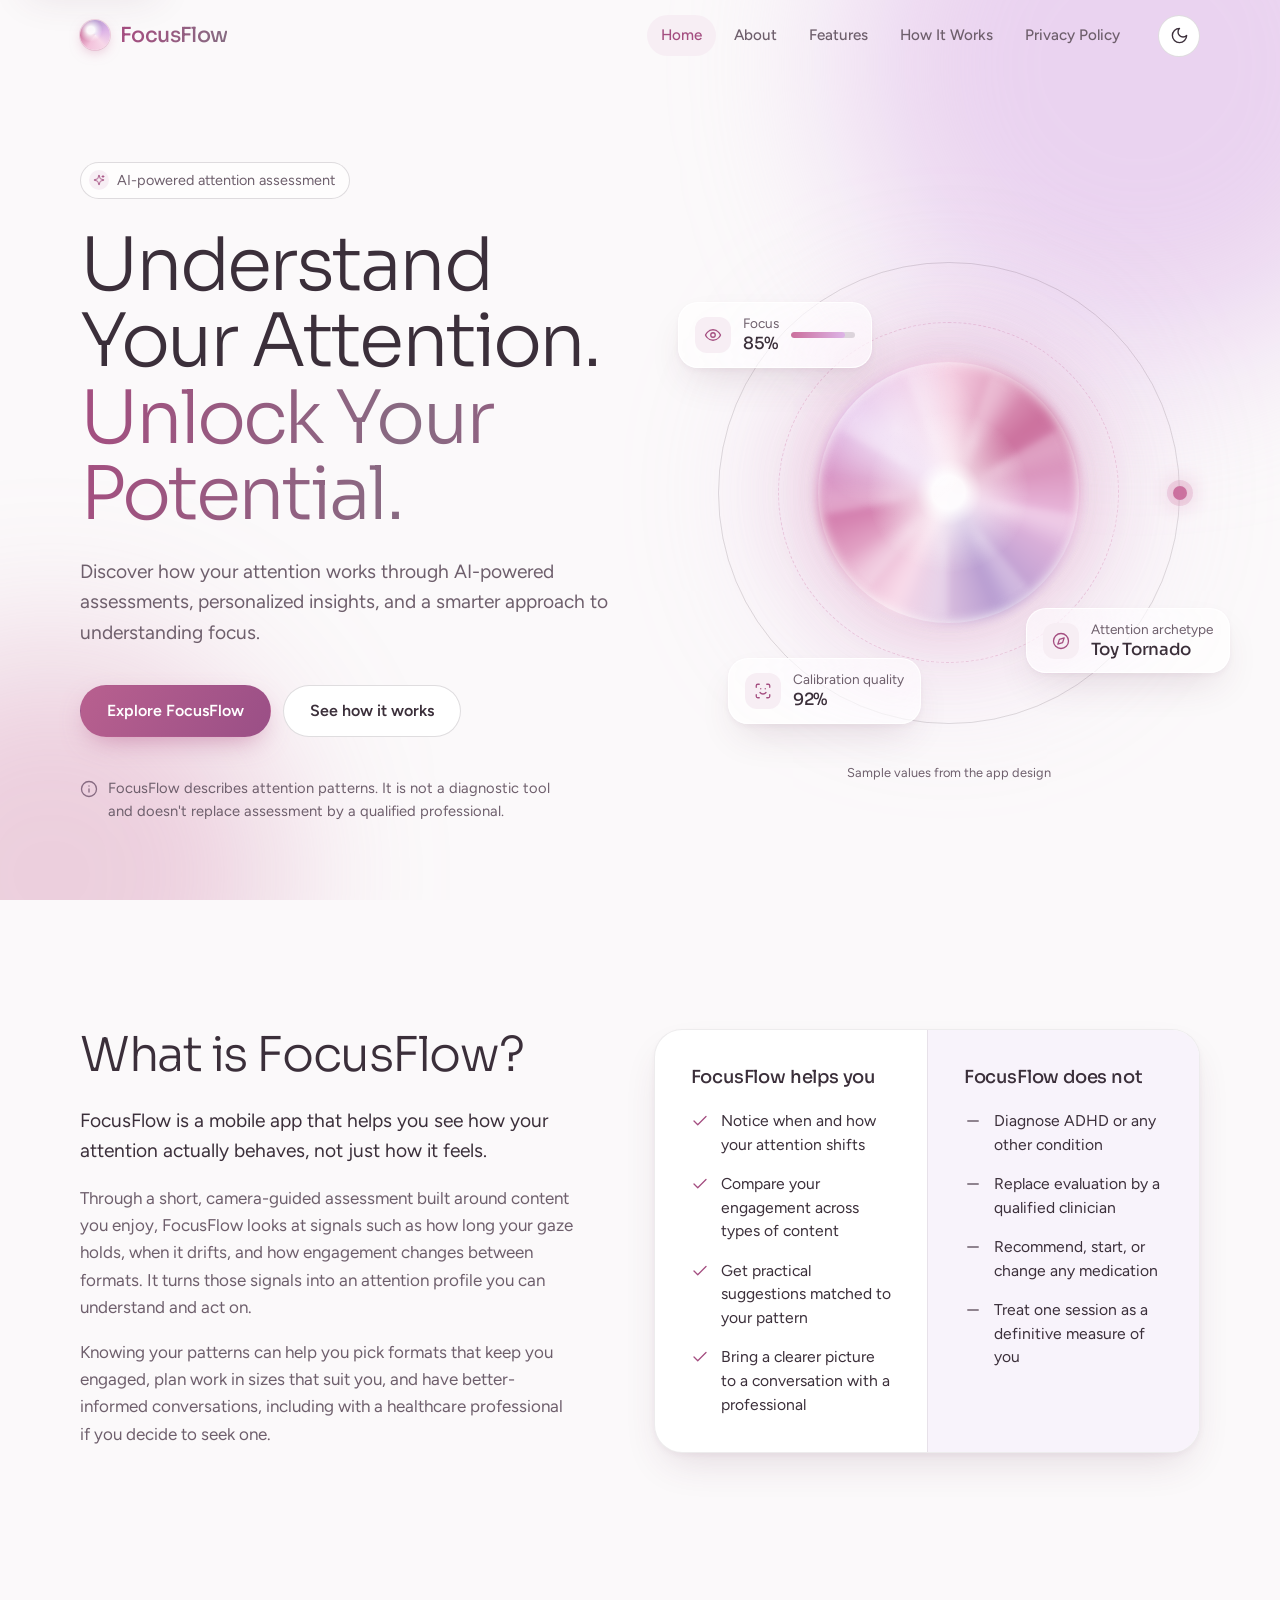
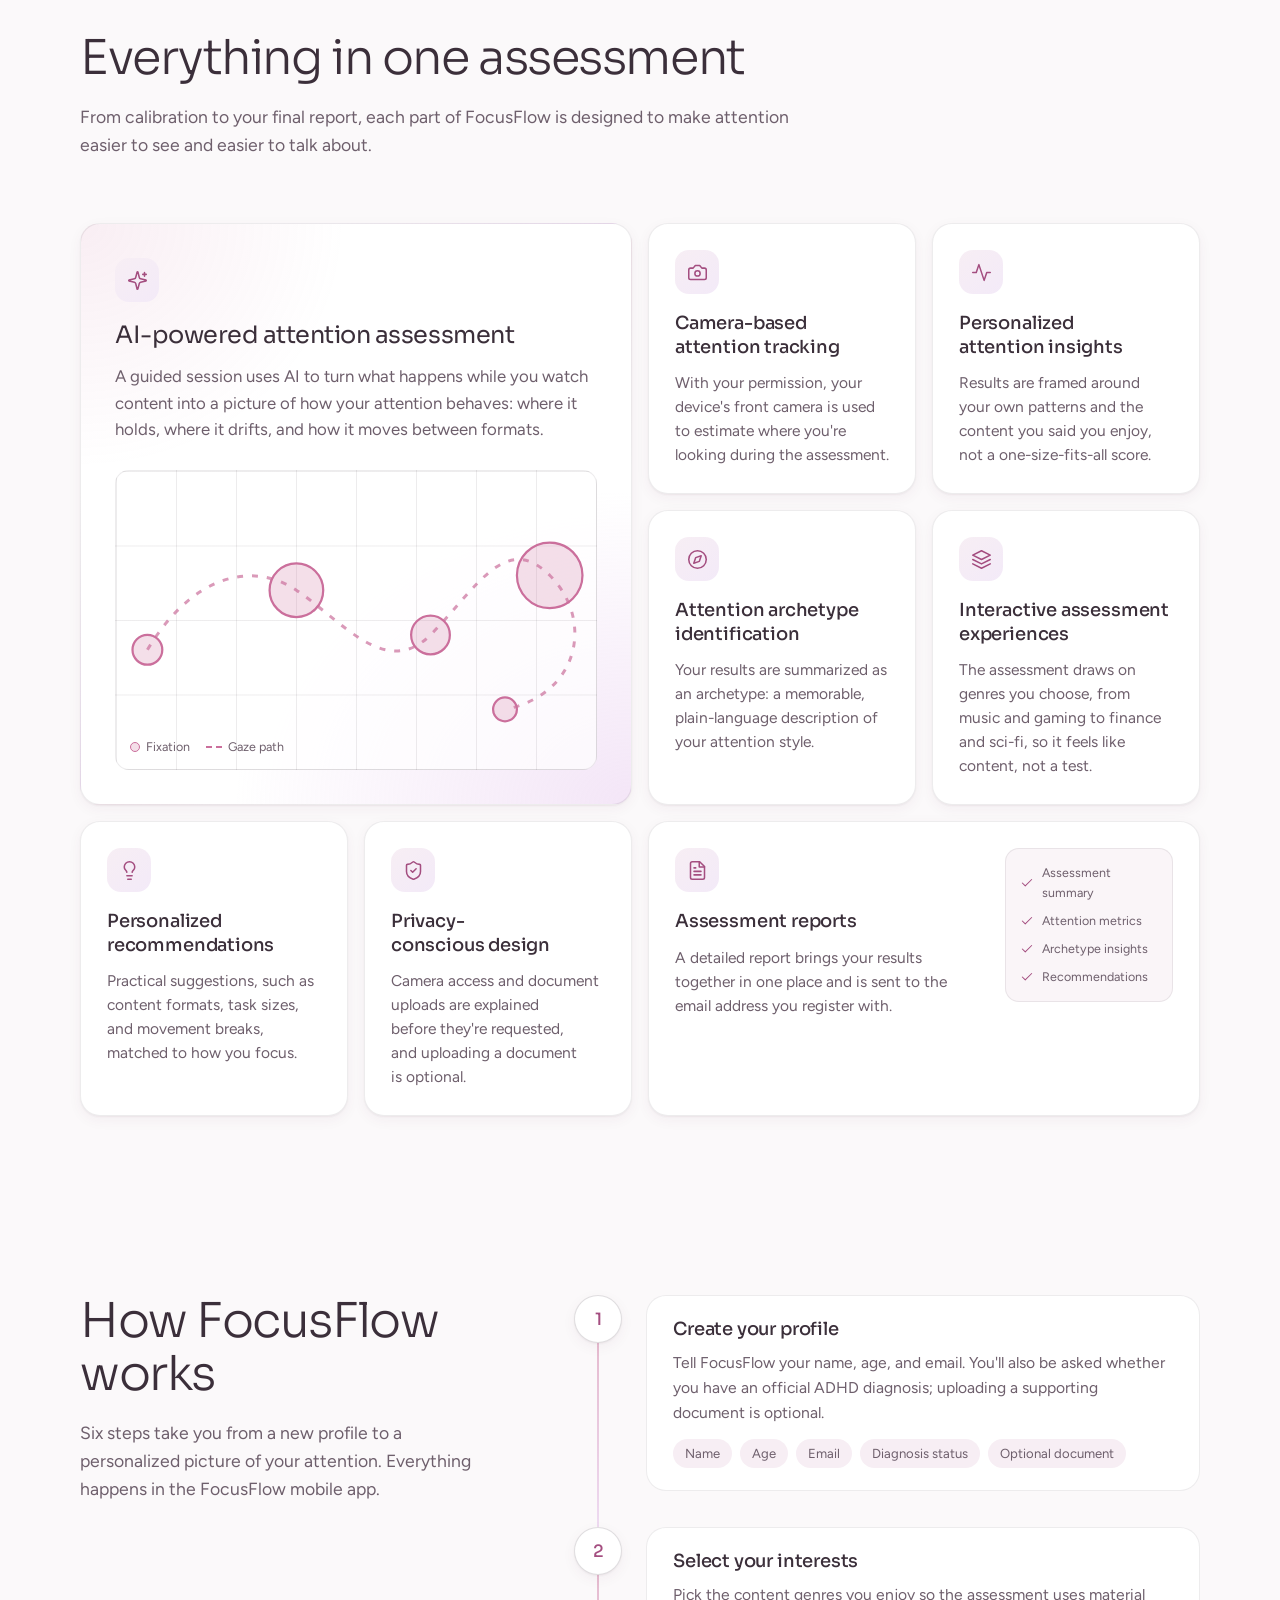
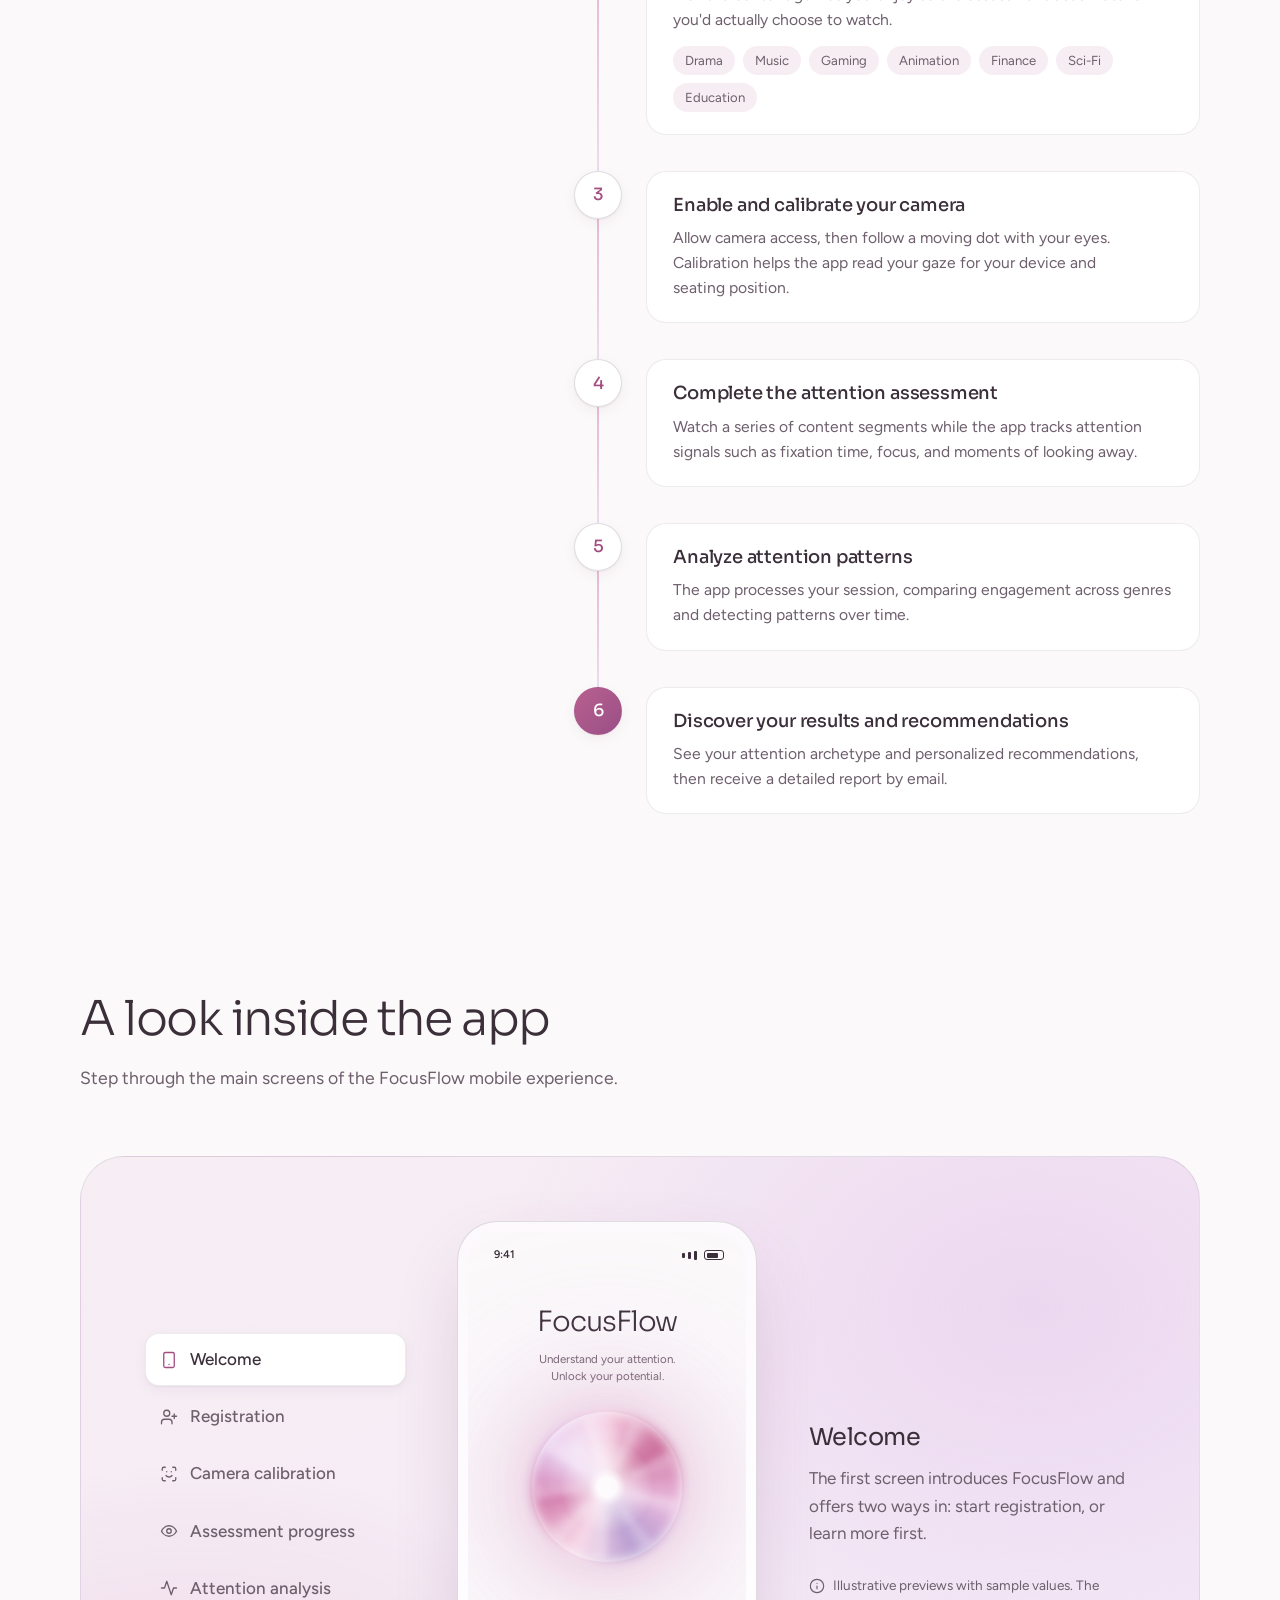
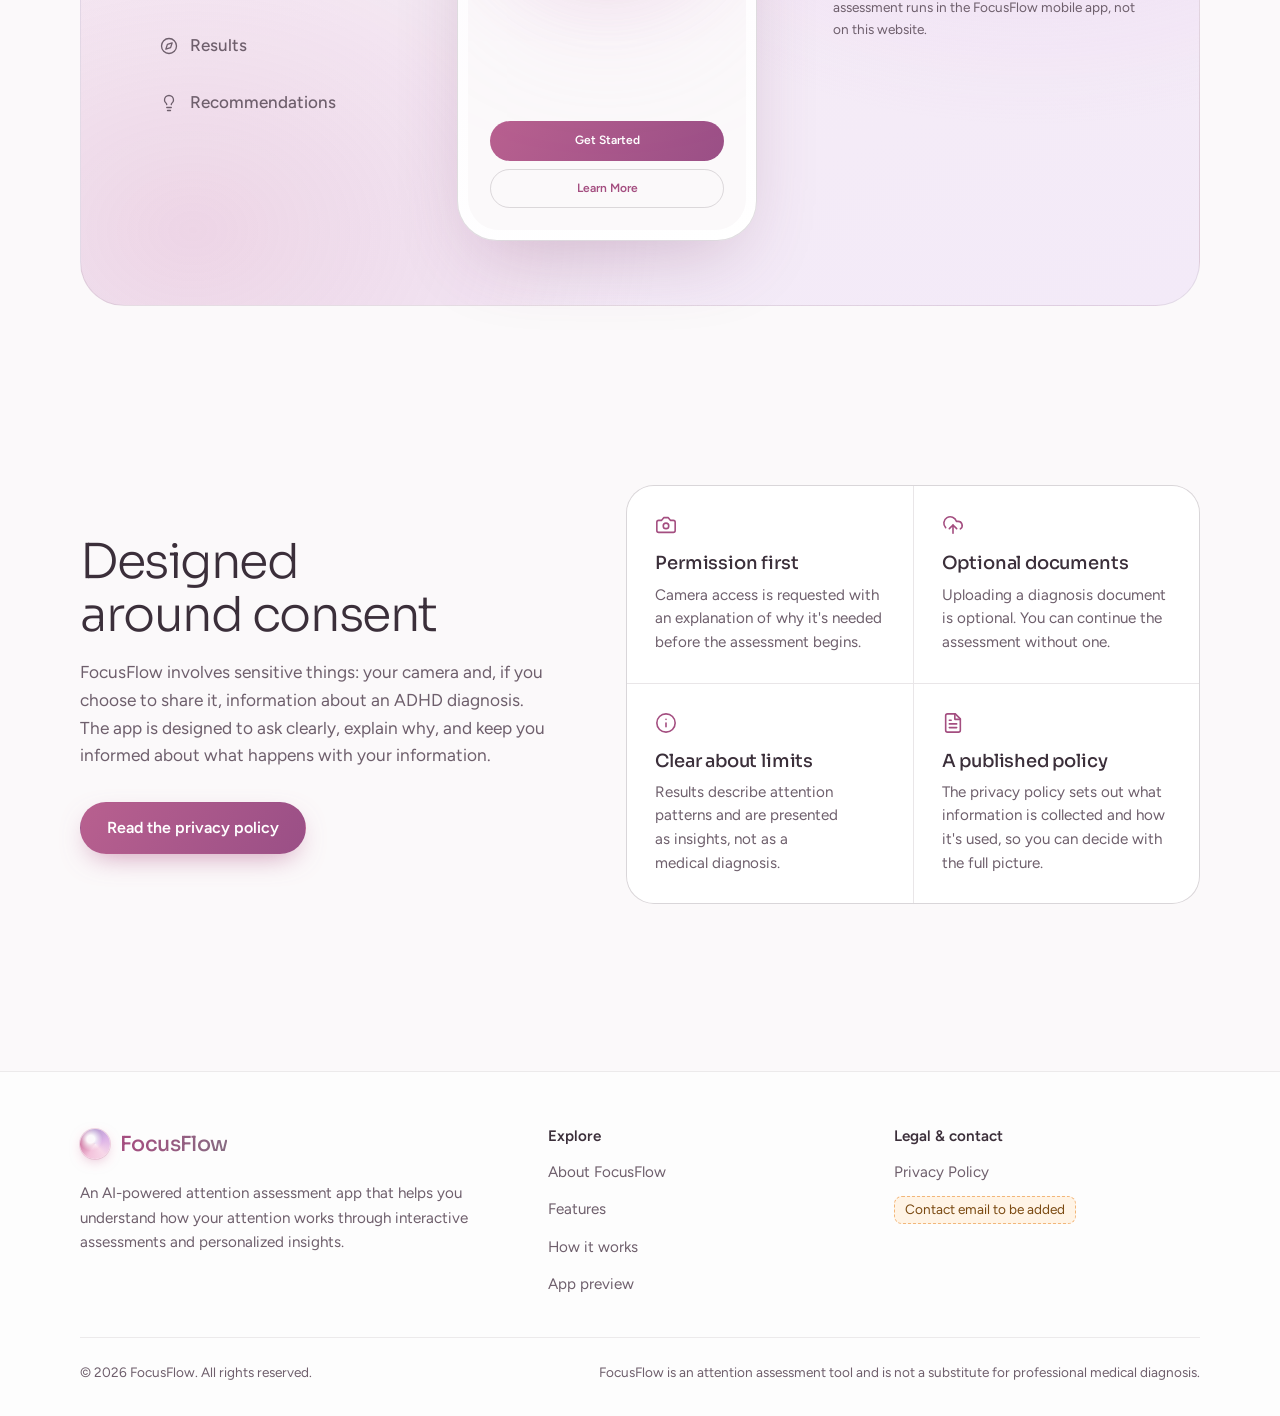
<file: index.html>
<!doctype html>
<html lang="en">
<head>
  <meta charset="utf-8">
  <meta name="viewport" content="width=device-width, initial-scale=1">
  <title>FocusFlow — AI-Powered Attention Assessment</title>
  <meta name="description" content="FocusFlow is an AI-powered attention assessment app. Discover how your attention works through camera-guided assessments, attention archetypes, and personalized insights.">
  <link rel="canonical" href="https://valerie-joy.github.io/focus_flowweb/">
  <meta name="theme-color" content="#FBF9FA">
  <meta property="og:type" content="website">
  <meta property="og:site_name" content="FocusFlow">
  <meta property="og:title" content="FocusFlow — Understand Your Attention. Unlock Your Potential.">
  <meta property="og:description" content="AI-powered attention assessments, personalized insights, and a smarter approach to understanding focus.">
  <meta property="og:url" content="https://valerie-joy.github.io/focus_flowweb/">
  <link rel="icon" href="assets/favicon.svg" type="image/svg+xml">
  <link rel="preload" href="assets/fonts/sora-latin-wght-normal.woff2" as="font" type="font/woff2" crossorigin>
  <link rel="preload" href="assets/fonts/figtree-latin-wght-normal.woff2" as="font" type="font/woff2" crossorigin>
  <script>
    /* Apply the saved or system theme before first paint to avoid a flash. */
    (function () {
      var t = null;
      try { t = localStorage.getItem("focusflow-theme"); } catch (e) {}
      if (t !== "light" && t !== "dark") {
        t = window.matchMedia && window.matchMedia("(prefers-color-scheme: dark)").matches ? "dark" : "light";
      }
      document.documentElement.setAttribute("data-theme", t);
    })();
  </script>
  <link rel="stylesheet" href="style.css">
  <script src="script.js" defer></script>
</head>
<body id="top">
  <!-- Icon sprite (Lucide icons, ISC licence) -->
  <svg xmlns="http://www.w3.org/2000/svg" style="display:none">
    <symbol id="i-sparkles" viewBox="0 0 24 24"><path d="M9.937 15.5A2 2 0 0 0 8.5 14.063l-6.135-1.582a.5.5 0 0 1 0-.962L8.5 9.936A2 2 0 0 0 9.937 8.5l1.582-6.135a.5.5 0 0 1 .963 0L14.063 8.5A2 2 0 0 0 15.5 9.937l6.135 1.581a.5.5 0 0 1 0 .964L15.5 14.063a2 2 0 0 0-1.437 1.437l-1.582 6.135a.5.5 0 0 1-.963 0z"/><path d="M20 3v4"/><path d="M22 5h-4"/></symbol>
    <symbol id="i-camera" viewBox="0 0 24 24"><path d="M14.5 4h-5L7 7H4a2 2 0 0 0-2 2v9a2 2 0 0 0 2 2h16a2 2 0 0 0 2-2V9a2 2 0 0 0-2-2h-3l-2.5-3z"/><circle cx="12" cy="13" r="3"/></symbol>
    <symbol id="i-eye" viewBox="0 0 24 24"><path d="M2 12s3-7 10-7 10 7 10 7-3 7-10 7-10-7-10-7Z"/><circle cx="12" cy="12" r="3"/></symbol>
    <symbol id="i-activity" viewBox="0 0 24 24"><path d="M22 12h-4l-3 9L9 3l-3 9H2"/></symbol>
    <symbol id="i-compass" viewBox="0 0 24 24"><circle cx="12" cy="12" r="10"/><polygon points="16.24 7.76 14.12 14.12 7.76 16.24 9.88 9.88 16.24 7.76"/></symbol>
    <symbol id="i-layers" viewBox="0 0 24 24"><polygon points="12 2 2 7 12 12 22 7 12 2"/><polyline points="2 17 12 22 22 17"/><polyline points="2 12 12 17 22 12"/></symbol>
    <symbol id="i-lightbulb" viewBox="0 0 24 24"><path d="M15 14c.2-1 .7-1.7 1.5-2.5 1-.9 1.5-2.2 1.5-3.5A6 6 0 0 0 6 8c0 1 .2 2.2 1.5 3.5.7.7 1.3 1.5 1.5 2.5"/><path d="M9 18h6"/><path d="M10 22h4"/></symbol>
    <symbol id="i-file-text" viewBox="0 0 24 24"><path d="M14.5 2H6a2 2 0 0 0-2 2v16a2 2 0 0 0 2 2h12a2 2 0 0 0 2-2V7.5L14.5 2z"/><polyline points="14 2 14 8 20 8"/><line x1="16" x2="8" y1="13" y2="13"/><line x1="16" x2="8" y1="17" y2="17"/><line x1="10" x2="8" y1="9" y2="9"/></symbol>
    <symbol id="i-shield-check" viewBox="0 0 24 24"><path d="M20 13c0 5-3.5 7.5-7.66 8.95a1 1 0 0 1-.67-.01C7.5 20.5 4 18 4 13V6a1 1 0 0 1 1-1c2 0 4.5-1.2 6.24-2.72a1.17 1.17 0 0 1 1.52 0C14.51 3.81 17 5 19 5a1 1 0 0 1 1 1z"/><path d="m9 12 2 2 4-4"/></symbol>
    <symbol id="i-user-plus" viewBox="0 0 24 24"><path d="M16 21v-2a4 4 0 0 0-4-4H6a4 4 0 0 0-4 4v2"/><circle cx="9" cy="7" r="4"/><line x1="19" x2="19" y1="8" y2="14"/><line x1="22" x2="16" y1="11" y2="11"/></symbol>
    <symbol id="i-user" viewBox="0 0 24 24"><path d="M19 21v-2a4 4 0 0 0-4-4H9a4 4 0 0 0-4 4v2"/><circle cx="12" cy="7" r="4"/></symbol>
    <symbol id="i-scan-face" viewBox="0 0 24 24"><path d="M3 7V5a2 2 0 0 1 2-2h2"/><path d="M17 3h2a2 2 0 0 1 2 2v2"/><path d="M21 17v2a2 2 0 0 1-2 2h-2"/><path d="M7 21H5a2 2 0 0 1-2-2v-2"/><path d="M8 14s1.5 2 4 2 4-2 4-2"/><path d="M9 9h.01"/><path d="M15 9h.01"/></symbol>
    <symbol id="i-smartphone" viewBox="0 0 24 24"><rect width="14" height="20" x="5" y="2" rx="2" ry="2"/><path d="M12 18h.01"/></symbol>
    <symbol id="i-sun" viewBox="0 0 24 24"><circle cx="12" cy="12" r="4"/><path d="M12 2v2"/><path d="M12 20v2"/><path d="m4.93 4.93 1.41 1.41"/><path d="m17.66 17.66 1.41 1.41"/><path d="M2 12h2"/><path d="M20 12h2"/><path d="m6.34 17.66-1.41 1.41"/><path d="m19.07 4.93-1.41 1.41"/></symbol>
    <symbol id="i-moon" viewBox="0 0 24 24"><path d="M12 3a6 6 0 0 0 9 9 9 9 0 1 1-9-9Z"/></symbol>
    <symbol id="i-menu" viewBox="0 0 24 24"><line x1="4" x2="20" y1="12" y2="12"/><line x1="4" x2="20" y1="6" y2="6"/><line x1="4" x2="20" y1="18" y2="18"/></symbol>
    <symbol id="i-x" viewBox="0 0 24 24"><path d="M18 6 6 18"/><path d="m6 6 12 12"/></symbol>
    <symbol id="i-check" viewBox="0 0 24 24"><path d="M20 6 9 17l-5-5"/></symbol>
    <symbol id="i-minus" viewBox="0 0 24 24"><path d="M5 12h14"/></symbol>
    <symbol id="i-lock" viewBox="0 0 24 24"><rect width="18" height="11" x="3" y="11" rx="2" ry="2"/><path d="M7 11V7a5 5 0 0 1 10 0v4"/></symbol>
    <symbol id="i-upload" viewBox="0 0 24 24"><path d="M4 14.899A7 7 0 1 1 15.71 8h1.79a4.5 4.5 0 0 1 2.5 8.242"/><path d="M12 12v9"/><path d="m16 16-4-4-4 4"/></symbol>
    <symbol id="i-mail" viewBox="0 0 24 24"><rect width="20" height="16" x="2" y="4" rx="2"/><path d="m22 7-8.97 5.7a1.94 1.94 0 0 1-2.06 0L2 7"/></symbol>
    <symbol id="i-info" viewBox="0 0 24 24"><circle cx="12" cy="12" r="10"/><path d="M12 16v-4"/><path d="M12 8h.01"/></symbol>
    <symbol id="i-zap" viewBox="0 0 24 24"><path d="M4 14a1 1 0 0 1-.78-1.63l9.9-10.2a.5.5 0 0 1 .86.46l-1.92 6.02A1 1 0 0 0 13 10h7a1 1 0 0 1 .78 1.63l-9.9 10.2a.5.5 0 0 1-.86-.46l1.92-6.02A1 1 0 0 0 11 14z"/></symbol>
    <symbol id="i-gamepad" viewBox="0 0 24 24"><line x1="6" x2="10" y1="11" y2="11"/><line x1="8" x2="8" y1="9" y2="13"/><line x1="15" x2="15.01" y1="12" y2="12"/><line x1="18" x2="18.01" y1="10" y2="10"/><path d="M17.32 5H6.68a4 4 0 0 0-3.978 3.59c-.006.052-.01.101-.017.152C2.604 9.416 2 14.456 2 16a3 3 0 0 0 3 3c1 0 1.5-.5 2-1l1.414-1.414A2 2 0 0 1 9.828 16h4.344a2 2 0 0 1 1.414.586L17 18c.5.5 1 1 2 1a3 3 0 0 0 3-3c0-1.545-.604-6.584-.685-7.258-.007-.05-.011-.1-.017-.151A4 4 0 0 0 17.32 5z"/></symbol>
    <symbol id="i-list" viewBox="0 0 24 24"><path d="M3 12h.01"/><path d="M3 18h.01"/><path d="M3 6h.01"/><path d="M8 12h13"/><path d="M8 18h13"/><path d="M8 6h13"/></symbol>
    <symbol id="i-move" viewBox="0 0 24 24"><path d="M12 2v20"/><path d="m15 19-3 3-3-3"/><path d="m19 9 3 3-3 3"/><path d="M2 12h20"/><path d="m5 9-3 3 3 3"/><path d="m9 5 3-3 3 3"/></symbol>
  </svg>

  <a class="skip-link" href="#main">Skip to content</a>

  <div class="ambient" aria-hidden="true"><span></span><span></span></div>

  <header class="site-header">
    <nav class="nav container" aria-label="Main">
      <a class="brand" href="#top" aria-label="FocusFlow home">
        <span class="brand-mark" aria-hidden="true"></span>
        <span class="brand-word">FocusFlow</span>
      </a>
      <ul class="nav-links" id="primary-nav">
        <li><a href="#top">Home</a></li>
        <li><a href="#about">About</a></li>
        <li><a href="#features">Features</a></li>
        <li><a href="#how">How It Works</a></li>
        <li><a href="privacy.html">Privacy Policy</a></li>
      </ul>
      <div class="nav-actions">
        <button class="icon-btn theme-toggle" type="button" data-theme-toggle aria-pressed="false" aria-label="Switch to dark mode">
          <svg class="icon icon-moon" aria-hidden="true"><use href="#i-moon"/></svg>
          <svg class="icon icon-sun" aria-hidden="true"><use href="#i-sun"/></svg>
        </button>
        <button class="icon-btn nav-toggle" type="button" aria-expanded="false" aria-controls="primary-nav" aria-label="Open menu">
          <svg class="icon icon-menu" aria-hidden="true"><use href="#i-menu"/></svg>
          <svg class="icon icon-close" aria-hidden="true"><use href="#i-x"/></svg>
        </button>
      </div>
    </nav>
  </header>

  <main id="main">
    <!-- ============ Hero ============ -->
    <section class="hero" aria-labelledby="hero-title">
      <div class="container hero-grid">
        <div class="hero-copy">
          <p class="hero-tag" data-seq style="--i:0">
            <span class="dot" aria-hidden="true"><svg class="icon"><use href="#i-sparkles"/></svg></span>
            AI-powered attention assessment
          </p>
          <h1 id="hero-title" data-seq style="--i:1">
            <span class="line">Understand Your Attention.</span>
            <span class="line">Unlock Your Potential.</span>
          </h1>
          <p class="hero-lead" data-seq style="--i:2">
            Discover how your attention works through AI-powered assessments, personalized insights, and a smarter approach to understanding focus.
          </p>
          <div class="hero-actions" data-seq style="--i:3">
            <a class="btn btn-primary" href="#about">Explore FocusFlow</a>
            <a class="btn btn-ghost" href="#how">See how it works</a>
          </div>
          <p class="hero-note" data-seq style="--i:4">
            <svg class="icon" aria-hidden="true"><use href="#i-info"/></svg>
            <span>FocusFlow describes attention patterns. It is not a diagnostic tool and doesn't replace assessment by a qualified professional.</span>
          </p>
        </div>

        <div class="hero-visual" aria-hidden="true">
          <div class="stage-ring"></div>
          <div class="stage-ring inner"></div>
          <div class="stage-orbit"></div>
          <div class="orb"><span></span></div>

          <div class="float-card fc-focus" style="--i:0">
            <span class="chip-icon"><svg class="icon"><use href="#i-eye"/></svg></span>
            <span><span class="label">Focus</span><strong>85%</strong></span>
            <span class="meter" style="--v:85%"><i></i></span>
          </div>
          <div class="float-card fc-arch" style="--i:1">
            <span class="chip-icon"><svg class="icon"><use href="#i-compass"/></svg></span>
            <span><span class="label">Attention archetype</span><strong>Toy Tornado</strong></span>
          </div>
          <div class="float-card fc-cal" style="--i:2">
            <span class="chip-icon"><svg class="icon"><use href="#i-scan-face"/></svg></span>
            <span><span class="label">Calibration quality</span><strong>92%</strong></span>
          </div>
          <p class="hero-caption">Sample values from the app design</p>
        </div>
      </div>
    </section>

    <!-- ============ What is FocusFlow ============ -->
    <section class="section" id="about" aria-labelledby="about-title">
      <div class="container about-grid">
        <div class="about-copy">
          <h2 id="about-title">What is FocusFlow?</h2>
          <p class="lede">FocusFlow is a mobile app that helps you see how your attention actually behaves, not just how it feels.</p>
          <p>Through a short, camera-guided assessment built around content you enjoy, FocusFlow looks at signals such as how long your gaze holds, when it drifts, and how engagement changes between formats. It turns those signals into an attention profile you can understand and act on.</p>
          <p>Knowing your patterns can help you pick formats that keep you engaged, plan work in sizes that suit you, and have better-informed conversations, including with a healthcare professional if you decide to seek one.</p>
        </div>

        <div class="compare">
          <div class="yes">
            <h3>FocusFlow helps you</h3>
            <ul>
              <li><svg class="icon" aria-hidden="true"><use href="#i-check"/></svg>Notice when and how your attention shifts</li>
              <li><svg class="icon" aria-hidden="true"><use href="#i-check"/></svg>Compare your engagement across types of content</li>
              <li><svg class="icon" aria-hidden="true"><use href="#i-check"/></svg>Get practical suggestions matched to your pattern</li>
              <li><svg class="icon" aria-hidden="true"><use href="#i-check"/></svg>Bring a clearer picture to a conversation with a professional</li>
            </ul>
          </div>
          <div class="no">
            <h3>FocusFlow does not</h3>
            <ul>
              <li><svg class="icon" aria-hidden="true"><use href="#i-minus"/></svg>Diagnose ADHD or any other condition</li>
              <li><svg class="icon" aria-hidden="true"><use href="#i-minus"/></svg>Replace evaluation by a qualified clinician</li>
              <li><svg class="icon" aria-hidden="true"><use href="#i-minus"/></svg>Recommend, start, or change any medication</li>
              <li><svg class="icon" aria-hidden="true"><use href="#i-minus"/></svg>Treat one session as a definitive measure of you</li>
            </ul>
          </div>
        </div>
      </div>
    </section>

    <!-- ============ Features ============ -->
    <section class="section" id="features" aria-labelledby="features-title">
      <div class="container">
        <div class="section-head">
          <h2 id="features-title">Everything in one assessment</h2>
          <p>From calibration to your final report, each part of FocusFlow is designed to make attention easier to see and easier to talk about.</p>
        </div>

        <div class="features-grid">
          <article class="feature feature--lead">
            <span class="feature-icon" aria-hidden="true"><svg class="icon"><use href="#i-sparkles"/></svg></span>
            <h3>AI-powered attention assessment</h3>
            <p>A guided session uses AI to turn what happens while you watch content into a picture of how your attention behaves: where it holds, where it drifts, and how it moves between formats.</p>
            <div class="gaze-viz" aria-hidden="true">
              <svg viewBox="0 0 400 200" preserveAspectRatio="xMidYMid slice">
                <path class="path" d="M60 120 C 90 70, 130 60, 160 80 S 220 140, 250 110 S 300 40, 330 70 S 350 150, 300 160"/>
                <circle class="fix" cx="60" cy="120" r="10"/>
                <circle class="fix" cx="160" cy="80" r="18"/>
                <circle class="fix" cx="250" cy="110" r="13"/>
                <circle class="fix" cx="330" cy="70" r="22"/>
                <circle class="fix" cx="300" cy="160" r="8"/>
              </svg>
              <div class="legend"><span><i></i>Fixation</span><span><i class="dash"></i>Gaze path</span></div>
            </div>
          </article>

          <article class="feature">
            <span class="feature-icon" aria-hidden="true"><svg class="icon"><use href="#i-camera"/></svg></span>
            <h3>Camera-based attention tracking</h3>
            <p>With your permission, your device's front camera is used to estimate where you're looking during the assessment.</p>
          </article>

          <article class="feature">
            <span class="feature-icon" aria-hidden="true"><svg class="icon"><use href="#i-activity"/></svg></span>
            <h3>Personalized attention insights</h3>
            <p>Results are framed around your own patterns and the content you said you enjoy, not a one-size-fits-all score.</p>
          </article>

          <article class="feature">
            <span class="feature-icon" aria-hidden="true"><svg class="icon"><use href="#i-compass"/></svg></span>
            <h3>Attention archetype identification</h3>
            <p>Your results are summarized as an archetype: a memorable, plain-language description of your attention style.</p>
          </article>

          <article class="feature">
            <span class="feature-icon" aria-hidden="true"><svg class="icon"><use href="#i-layers"/></svg></span>
            <h3>Interactive assessment experiences</h3>
            <p>The assessment draws on genres you choose, from music and gaming to finance and sci-fi, so it feels like content, not a test.</p>
          </article>

          <article class="feature">
            <span class="feature-icon" aria-hidden="true"><svg class="icon"><use href="#i-lightbulb"/></svg></span>
            <h3>Personalized recommendations</h3>
            <p>Practical suggestions, such as content formats, task sizes, and movement breaks, matched to how you focus.</p>
          </article>

          <article class="feature">
            <span class="feature-icon" aria-hidden="true"><svg class="icon"><use href="#i-shield-check"/></svg></span>
            <h3>Privacy-conscious design</h3>
            <p>Camera access and document uploads are explained before they're requested, and uploading a document is optional.</p>
          </article>

          <article class="feature feature--wide">
            <div class="feature-body">
              <span class="feature-icon" aria-hidden="true"><svg class="icon"><use href="#i-file-text"/></svg></span>
              <h3>Assessment reports</h3>
              <p>A detailed report brings your results together in one place and is sent to the email address you register with.</p>
            </div>
            <div class="report-sketch" aria-hidden="true">
              <div><svg class="icon"><use href="#i-check"/></svg>Assessment summary</div>
              <div><svg class="icon"><use href="#i-check"/></svg>Attention metrics</div>
              <div><svg class="icon"><use href="#i-check"/></svg>Archetype insights</div>
              <div><svg class="icon"><use href="#i-check"/></svg>Recommendations</div>
            </div>
          </article>
        </div>
      </div>
    </section>

    <!-- ============ How it works ============ -->
    <section class="section" id="how" aria-labelledby="how-title">
      <div class="container how-grid">
        <div class="how-intro">
          <h2 id="how-title">How FocusFlow works</h2>
          <p>Six steps take you from a new profile to a personalized picture of your attention. Everything happens in the FocusFlow mobile app.</p>
        </div>

        <ol class="steps">
          <li class="step">
            <span class="step-num" aria-hidden="true"></span>
            <div class="step-body">
              <h3>Create your profile</h3>
              <p>Tell FocusFlow your name, age, and email. You'll also be asked whether you have an official ADHD diagnosis; uploading a supporting document is optional.</p>
              <ul class="chips" aria-label="Profile details">
                <li>Name</li><li>Age</li><li>Email</li><li>Diagnosis status</li><li>Optional document</li>
              </ul>
            </div>
          </li>
          <li class="step">
            <span class="step-num" aria-hidden="true"></span>
            <div class="step-body">
              <h3>Select your interests</h3>
              <p>Pick the content genres you enjoy so the assessment uses material you'd actually choose to watch.</p>
              <ul class="chips" aria-label="Example genres">
                <li>Drama</li><li>Music</li><li>Gaming</li><li>Animation</li><li>Finance</li><li>Sci-Fi</li><li>Education</li>
              </ul>
            </div>
          </li>
          <li class="step">
            <span class="step-num" aria-hidden="true"></span>
            <div class="step-body">
              <h3>Enable and calibrate your camera</h3>
              <p>Allow camera access, then follow a moving dot with your eyes. Calibration helps the app read your gaze for your device and seating position.</p>
            </div>
          </li>
          <li class="step">
            <span class="step-num" aria-hidden="true"></span>
            <div class="step-body">
              <h3>Complete the attention assessment</h3>
              <p>Watch a series of content segments while the app tracks attention signals such as fixation time, focus, and moments of looking away.</p>
            </div>
          </li>
          <li class="step">
            <span class="step-num" aria-hidden="true"></span>
            <div class="step-body">
              <h3>Analyze attention patterns</h3>
              <p>The app processes your session, comparing engagement across genres and detecting patterns over time.</p>
            </div>
          </li>
          <li class="step">
            <span class="step-num" aria-hidden="true"></span>
            <div class="step-body">
              <h3>Discover your results and recommendations</h3>
              <p>See your attention archetype and personalized recommendations, then receive a detailed report by email.</p>
            </div>
          </li>
        </ol>
      </div>
    </section>

    <!-- ============ App preview ============ -->
    <section class="section" id="preview" aria-labelledby="preview-heading">
      <div class="container">
        <div class="section-head">
          <h2 id="preview-heading">A look inside the app</h2>
          <p>Step through the main screens of the FocusFlow mobile experience.</p>
        </div>

        <div class="preview-band">
          <div class="preview">
            <div class="preview-tabs" role="tablist" aria-label="App screens">
              <button class="preview-tab" role="tab" id="tab-welcome" aria-controls="screen-welcome" aria-selected="true" tabindex="0"
                data-title="Welcome"
                data-text="The first screen introduces FocusFlow and offers two ways in: start registration, or learn more first.">
                <svg class="icon" aria-hidden="true"><use href="#i-smartphone"/></svg>Welcome
              </button>
              <button class="preview-tab" role="tab" id="tab-register" aria-controls="screen-register" aria-selected="false" tabindex="-1"
                data-title="Registration"
                data-text="A short onboarding asks for your name, age, and email, whether you have an official ADHD diagnosis, and, only if you choose, a supporting document.">
                <svg class="icon" aria-hidden="true"><use href="#i-user-plus"/></svg>Registration
              </button>
              <button class="preview-tab" role="tab" id="tab-calibrate" aria-controls="screen-calibrate" aria-selected="false" tabindex="-1"
                data-title="Camera calibration"
                data-text="Before the assessment, you follow a moving dot with your eyes so the app can calibrate to your camera and position.">
                <svg class="icon" aria-hidden="true"><use href="#i-scan-face"/></svg>Camera calibration
              </button>
              <button class="preview-tab" role="tab" id="tab-assess" aria-controls="screen-assess" aria-selected="false" tabindex="-1"
                data-title="Assessment progress"
                data-text="While you watch, the app tracks attention signals such as fixation time, focus, and looking away, and shows how far through the session you are.">
                <svg class="icon" aria-hidden="true"><use href="#i-eye"/></svg>Assessment progress
              </button>
              <button class="preview-tab" role="tab" id="tab-analysis" aria-controls="screen-analysis" aria-selected="false" tabindex="-1"
                data-title="Attention analysis"
                data-text="After the session, the app works through your results step by step, comparing genres, detecting patterns, and computing your archetype.">
                <svg class="icon" aria-hidden="true"><use href="#i-activity"/></svg>Attention analysis
              </button>
              <button class="preview-tab" role="tab" id="tab-results" aria-controls="screen-results" aria-selected="false" tabindex="-1"
                data-title="Results"
                data-text="Your attention archetype describes your pattern in plain language and shows how confident the analysis is.">
                <svg class="icon" aria-hidden="true"><use href="#i-compass"/></svg>Results
              </button>
              <button class="preview-tab" role="tab" id="tab-recs" aria-controls="screen-recs" aria-selected="false" tabindex="-1"
                data-title="Personalized recommendations"
                data-text="Recommendations suggest formats and habits that fit your pattern, like short interactive content or breaking work into small tasks.">
                <svg class="icon" aria-hidden="true"><use href="#i-lightbulb"/></svg>Recommendations
              </button>
            </div>

            <div class="phone">
              <div class="phone-screen">
                <div class="status-bar" aria-hidden="true"><span>9:41</span><span class="bars"><i></i><i></i><i></i><span class="batt"></span></span></div>

                <!-- Welcome -->
                <div class="screen s-welcome is-entering" role="tabpanel" id="screen-welcome" aria-labelledby="tab-welcome">
                  <div class="s-word">FocusFlow</div>
                  <p class="s-sub">Understand your attention.<br>Unlock your potential.</p>
                  <div class="s-orb" aria-hidden="true"><div class="orb"><span></span></div></div>
                  <span class="s-btn">Get Started</span>
                  <span class="s-btn-ghost">Learn More</span>
                </div>

                <!-- Registration -->
                <div class="screen" role="tabpanel" id="screen-register" aria-labelledby="tab-register" hidden>
                  <p class="s-title">Let's get to <em>know</em> you better.</p>
                  <p class="s-sub">A few details help tailor your assessment.</p>
                  <p class="s-label">What should we call you?</p>
                  <div class="s-input"><span>Your full name</span><svg class="icon" aria-hidden="true"><use href="#i-user"/></svg></div>
                  <p class="s-label">Where should we send your report?</p>
                  <div class="s-input"><span>youremail@example.com</span><svg class="icon" aria-hidden="true"><use href="#i-mail"/></svg></div>
                  <p class="s-label">Do you have an official ADHD diagnosis?</p>
                  <div class="s-input"><span>Yes, upload document (optional)</span><svg class="icon" aria-hidden="true"><use href="#i-upload"/></svg></div>
                  <div class="s-input"><span>No, continue assessment</span><svg class="icon" aria-hidden="true"><use href="#i-check"/></svg></div>
                  <span class="s-btn">Continue</span>
                  <div class="s-progress" aria-hidden="true"><i style="--v:40%"></i></div>
                </div>

                <!-- Calibration -->
                <div class="screen" role="tabpanel" id="screen-calibrate" aria-labelledby="tab-calibrate" hidden>
                  <p class="s-title">Let's calibrate your camera</p>
                  <p class="s-sub">Follow the moving dot with your eyes.</p>
                  <div class="s-ring" aria-hidden="true"><span class="target"></span></div>
                  <div class="s-metric"><span>Calibration quality</span><strong>92%</strong></div>
                  <span class="s-btn">Continue</span>
                </div>

                <!-- Assessment -->
                <div class="screen" role="tabpanel" id="screen-assess" aria-labelledby="tab-assess" hidden>
                  <p class="s-title">Assessment in progress</p>
                  <p class="s-sub">We're looking at your attention across different content.</p>
                  <span class="s-live">Live tracking</span>
                  <div class="s-feed" aria-hidden="true"><span class="reticle"></span></div>
                  <div class="s-stats">
                    <div><span>Fixation</span><strong>1.24s</strong></div>
                    <div><span>Focus</span><strong>85%</strong></div>
                    <div><span>Looking away</span><strong>2.1%</strong></div>
                  </div>
                  <div class="s-row"><span>Progress</span><span>6 / 12</span></div>
                  <div class="s-progress" aria-hidden="true"><i style="--v:50%"></i></div>
                </div>

                <!-- Analysis -->
                <div class="screen" role="tabpanel" id="screen-analysis" aria-labelledby="tab-analysis" hidden>
                  <p class="s-title">Analyzing your attention patterns</p>
                  <p class="s-sub">This may take a few moments.</p>
                  <ul class="s-list">
                    <li><span class="tick"><svg class="icon" aria-hidden="true"><use href="#i-check"/></svg></span>Processing sequences<span class="ok"><svg class="icon" aria-hidden="true"><use href="#i-check"/></svg></span></li>
                    <li><span class="tick"><svg class="icon" aria-hidden="true"><use href="#i-check"/></svg></span>Calculating engagement<span class="ok"><svg class="icon" aria-hidden="true"><use href="#i-check"/></svg></span></li>
                    <li><span class="tick"><svg class="icon" aria-hidden="true"><use href="#i-check"/></svg></span>Comparing genres<span class="ok"><svg class="icon" aria-hidden="true"><use href="#i-check"/></svg></span></li>
                    <li><span class="tick"><svg class="icon" aria-hidden="true"><use href="#i-check"/></svg></span>Detecting patterns<span class="ok"><svg class="icon" aria-hidden="true"><use href="#i-check"/></svg></span></li>
                    <li><span class="tick"><svg class="icon" aria-hidden="true"><use href="#i-check"/></svg></span>Computing archetype<span class="ok"><svg class="icon" aria-hidden="true"><use href="#i-check"/></svg></span></li>
                    <li><span class="tick"><svg class="icon" aria-hidden="true"><use href="#i-check"/></svg></span>Generating insights<span class="ok"><svg class="icon" aria-hidden="true"><use href="#i-check"/></svg></span></li>
                  </ul>
                  <div class="s-row"><span>Progress</span><span>100%</span></div>
                  <div class="s-progress" aria-hidden="true"><i style="--v:100%"></i></div>
                </div>

                <!-- Results -->
                <div class="screen s-arch" role="tabpanel" id="screen-results" aria-labelledby="tab-results" hidden>
                  <p class="s-title">Your attention archetype</p>
                  <div class="s-orb" aria-hidden="true"><div class="orb"><span></span></div></div>
                  <p class="name">Toy Tornado</p>
                  <p class="s-sub">High energy, easily excited, but attention can shift quickly.</p>
                  <div class="s-metric"><span>Confidence</span><strong>89%</strong></div>
                </div>

                <!-- Recommendations -->
                <div class="screen" role="tabpanel" id="screen-recs" aria-labelledby="tab-recs" hidden>
                  <p class="s-title">Recommended for you</p>
                  <p class="s-sub">Based on your attention profile.</p>
                  <ul class="s-recs">
                    <li><span class="ri"><svg class="icon" aria-hidden="true"><use href="#i-zap"/></svg></span><span><strong>Short, interactive content</strong><span>Keeps engagement high</span></span></li>
                    <li><span class="ri"><svg class="icon" aria-hidden="true"><use href="#i-gamepad"/></svg></span><span><strong>Gamified learning</strong><span>Supports focus retention</span></span></li>
                    <li><span class="ri"><svg class="icon" aria-hidden="true"><use href="#i-list"/></svg></span><span><strong>Break work into small tasks</strong><span>Helps maintain momentum</span></span></li>
                    <li><span class="ri"><svg class="icon" aria-hidden="true"><use href="#i-move"/></svg></span><span><strong>Movement-based activities</strong><span>Channel your energy</span></span></li>
                  </ul>
                  <span class="s-btn">View Full Plan</span>
                </div>
              </div>
            </div>

            <div class="preview-detail" aria-live="polite">
              <h3 id="preview-title">Welcome</h3>
              <p id="preview-text">The first screen introduces FocusFlow and offers two ways in: start registration, or learn more first.</p>
              <p class="disclaimer">
                <svg class="icon" aria-hidden="true"><use href="#i-info"/></svg>
                <span>Illustrative previews with sample values. The assessment runs in the FocusFlow mobile app, not on this website.</span>
              </p>
            </div>
          </div>
        </div>
      </div>
    </section>

    <!-- ============ Privacy & trust ============ -->
    <section class="section" id="trust" aria-labelledby="trust-title">
      <div class="container trust">
        <div class="trust-copy">
          <h2 id="trust-title">Designed around consent</h2>
          <p>FocusFlow involves sensitive things: your camera and, if you choose to share it, information about an ADHD diagnosis. The app is designed to ask clearly, explain why, and keep you informed about what happens with your information.</p>
          <a class="btn btn-primary" href="privacy.html">Read the privacy policy</a>
        </div>
        <ul class="trust-list">
          <li>
            <svg class="icon" aria-hidden="true"><use href="#i-camera"/></svg>
            <h3>Permission first</h3>
            <p>Camera access is requested with an explanation of why it's needed before the assessment begins.</p>
          </li>
          <li>
            <svg class="icon" aria-hidden="true"><use href="#i-upload"/></svg>
            <h3>Optional documents</h3>
            <p>Uploading a diagnosis document is optional. You can continue the assessment without one.</p>
          </li>
          <li>
            <svg class="icon" aria-hidden="true"><use href="#i-info"/></svg>
            <h3>Clear about limits</h3>
            <p>Results describe attention patterns and are presented as insights, not as a medical diagnosis.</p>
          </li>
          <li>
            <svg class="icon" aria-hidden="true"><use href="#i-file-text"/></svg>
            <h3>A published policy</h3>
            <p>The privacy policy sets out what information is collected and how it's used, so you can decide with the full picture.</p>
          </li>
        </ul>
      </div>
    </section>
  </main>

  <footer class="site-footer">
    <div class="container footer-grid">
      <div class="footer-about">
        <a class="brand" href="#top" aria-label="FocusFlow home">
          <span class="brand-mark" aria-hidden="true"></span>
          <span class="brand-word">FocusFlow</span>
        </a>
        <p>An AI-powered attention assessment app that helps you understand how your attention works through interactive assessments and personalized insights.</p>
      </div>
      <div>
        <h2>Explore</h2>
        <ul class="footer-links">
          <li><a href="#about">About FocusFlow</a></li>
          <li><a href="#features">Features</a></li>
          <li><a href="#how">How it works</a></li>
          <li><a href="#preview">App preview</a></li>
        </ul>
      </div>
      <div>
        <h2>Legal &amp; contact</h2>
        <ul class="footer-links">
          <li><a href="privacy.html">Privacy Policy</a></li>
          <li><span class="placeholder">Contact email to be added</span></li>
        </ul>
      </div>
    </div>
    <div class="container">
      <div class="footer-base">
        <p>&copy; <span data-year>2026</span> FocusFlow. All rights reserved.</p>
        <p>FocusFlow is an attention assessment tool and is not a substitute for professional medical diagnosis.</p>
      </div>
    </div>
  </footer>
</body>
</html>
</file>
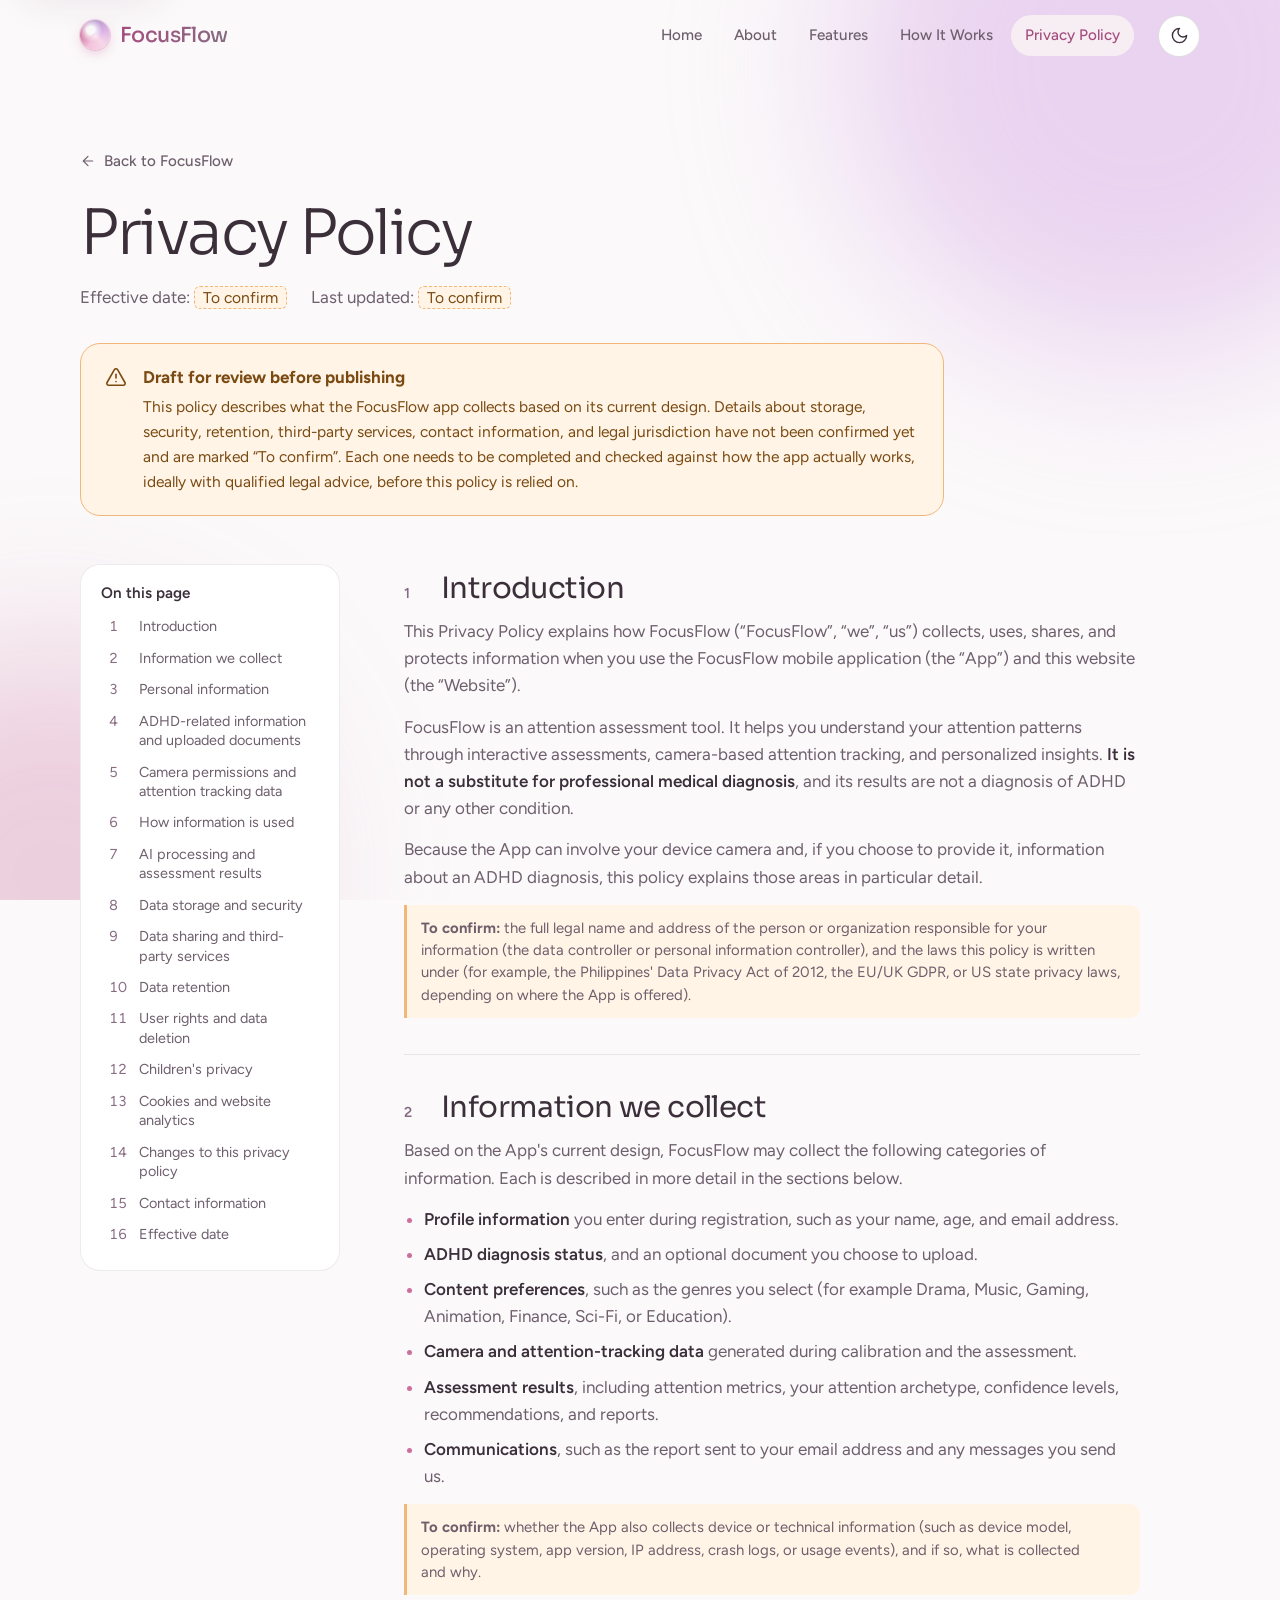
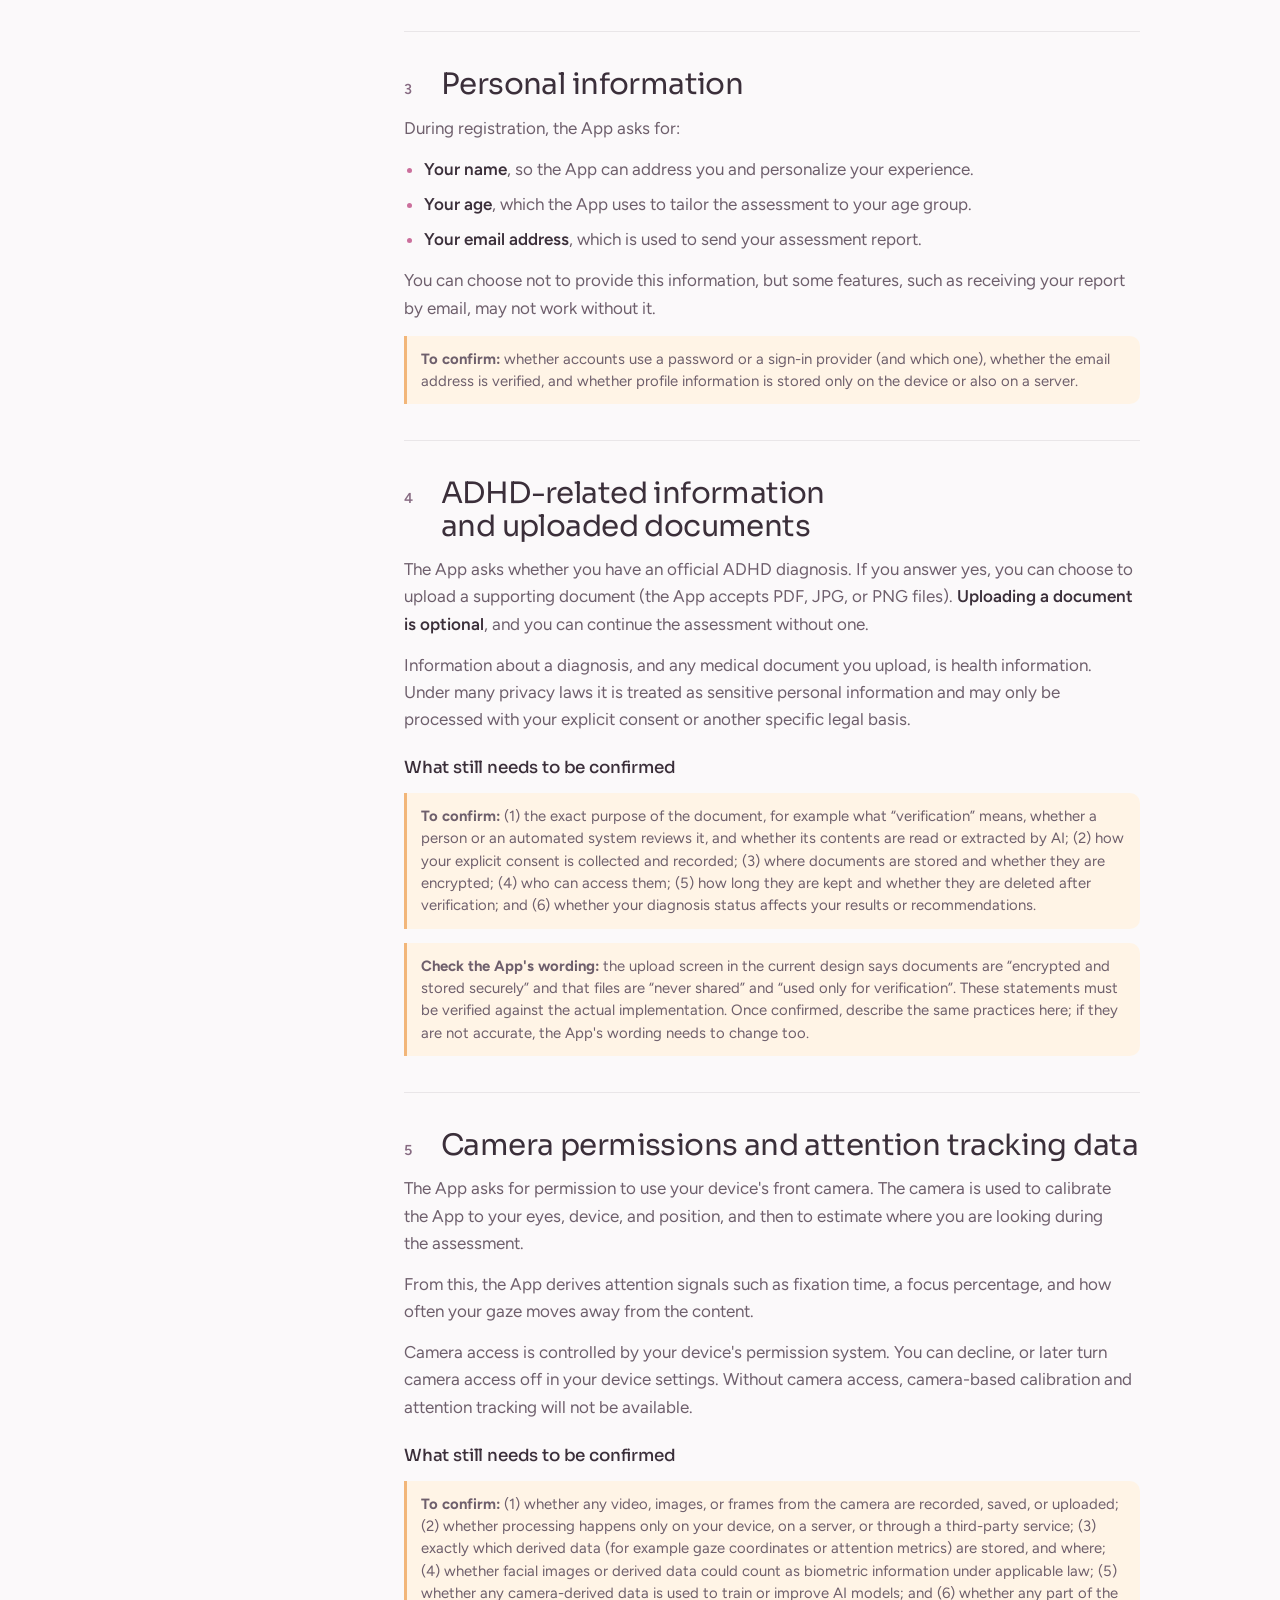
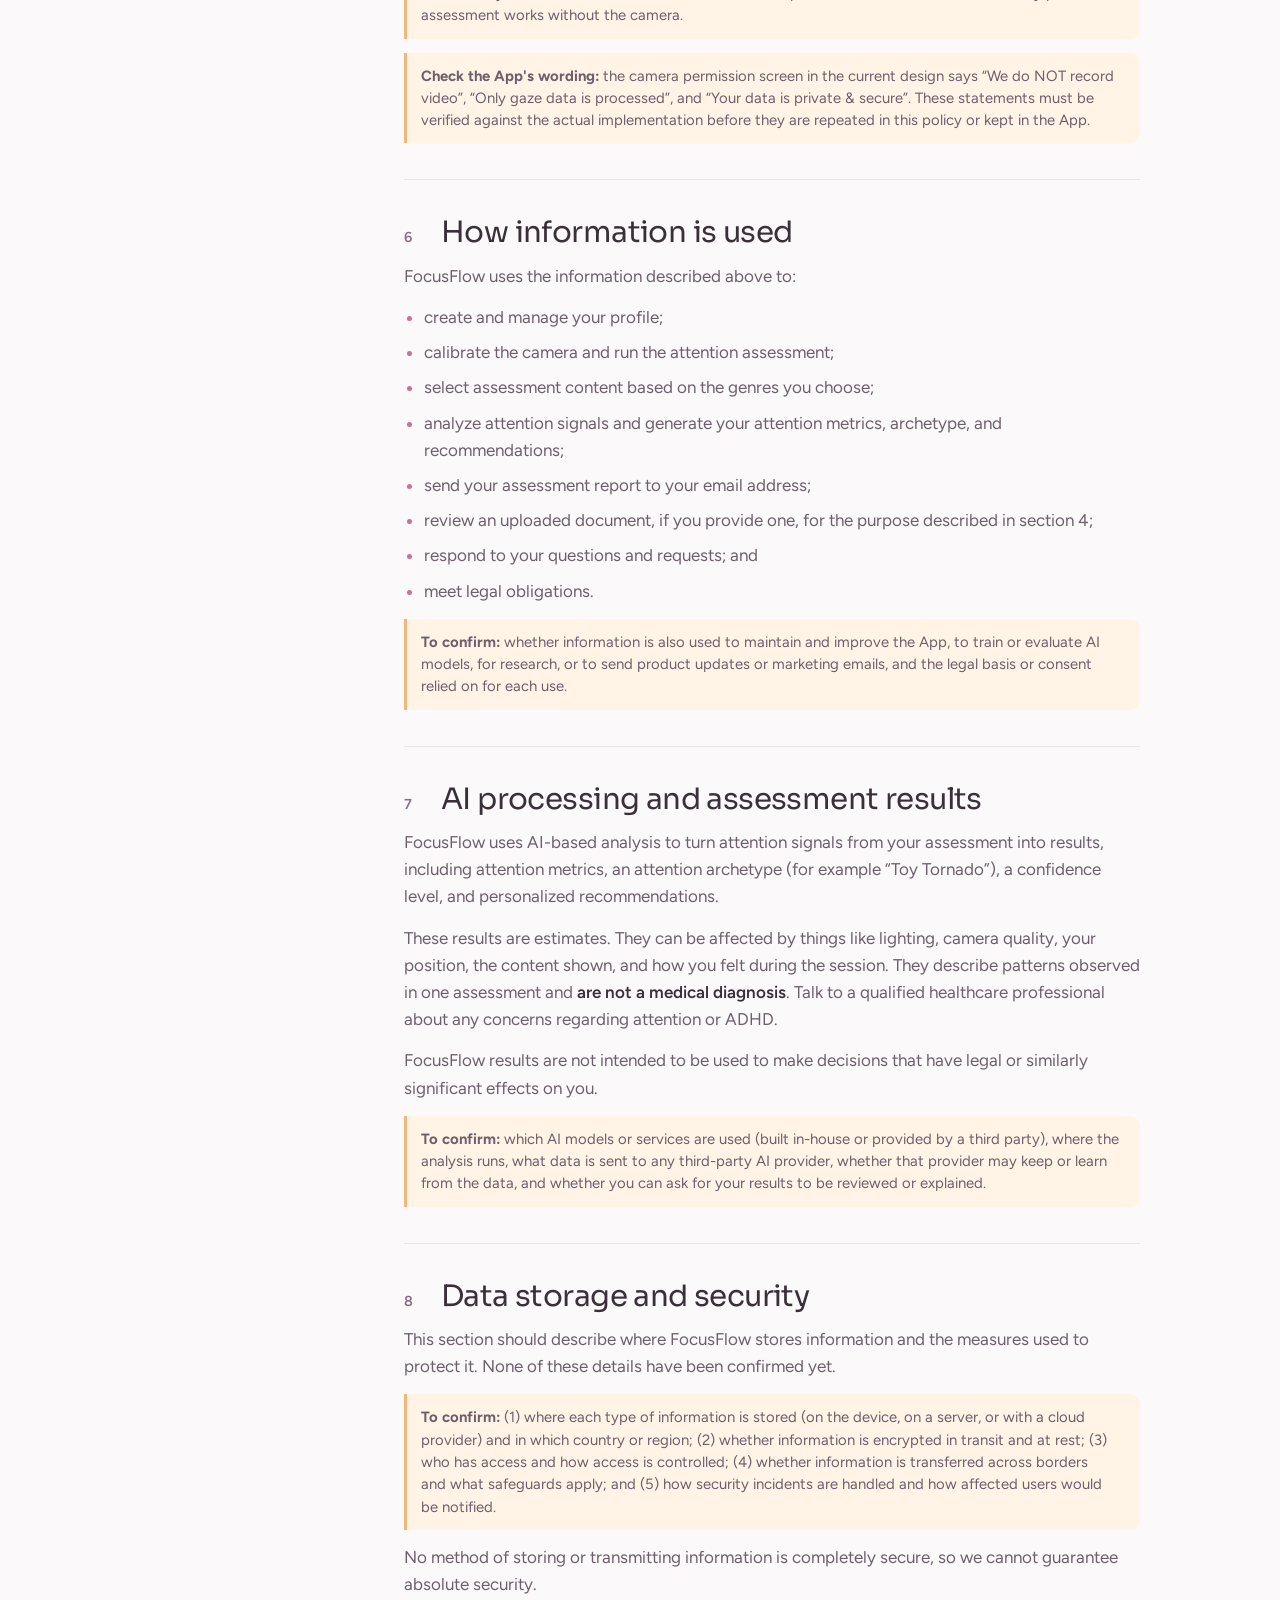
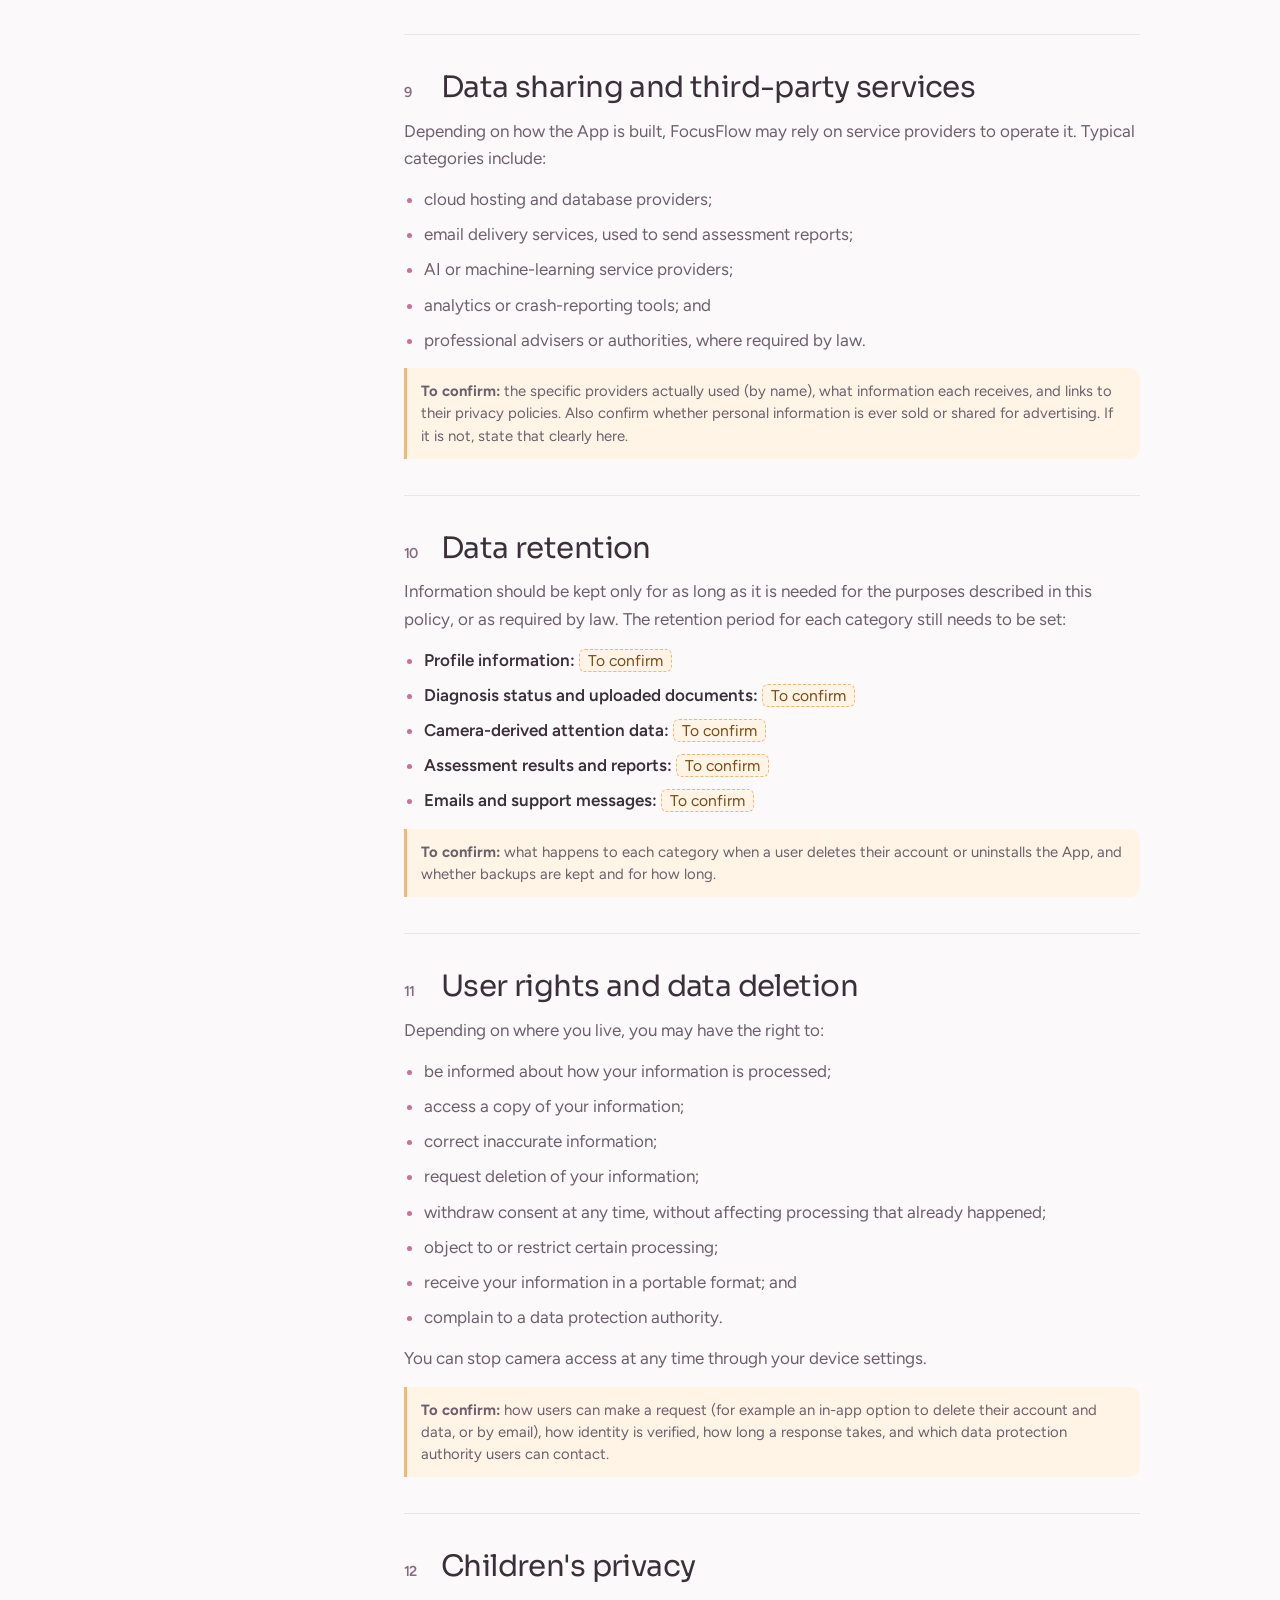
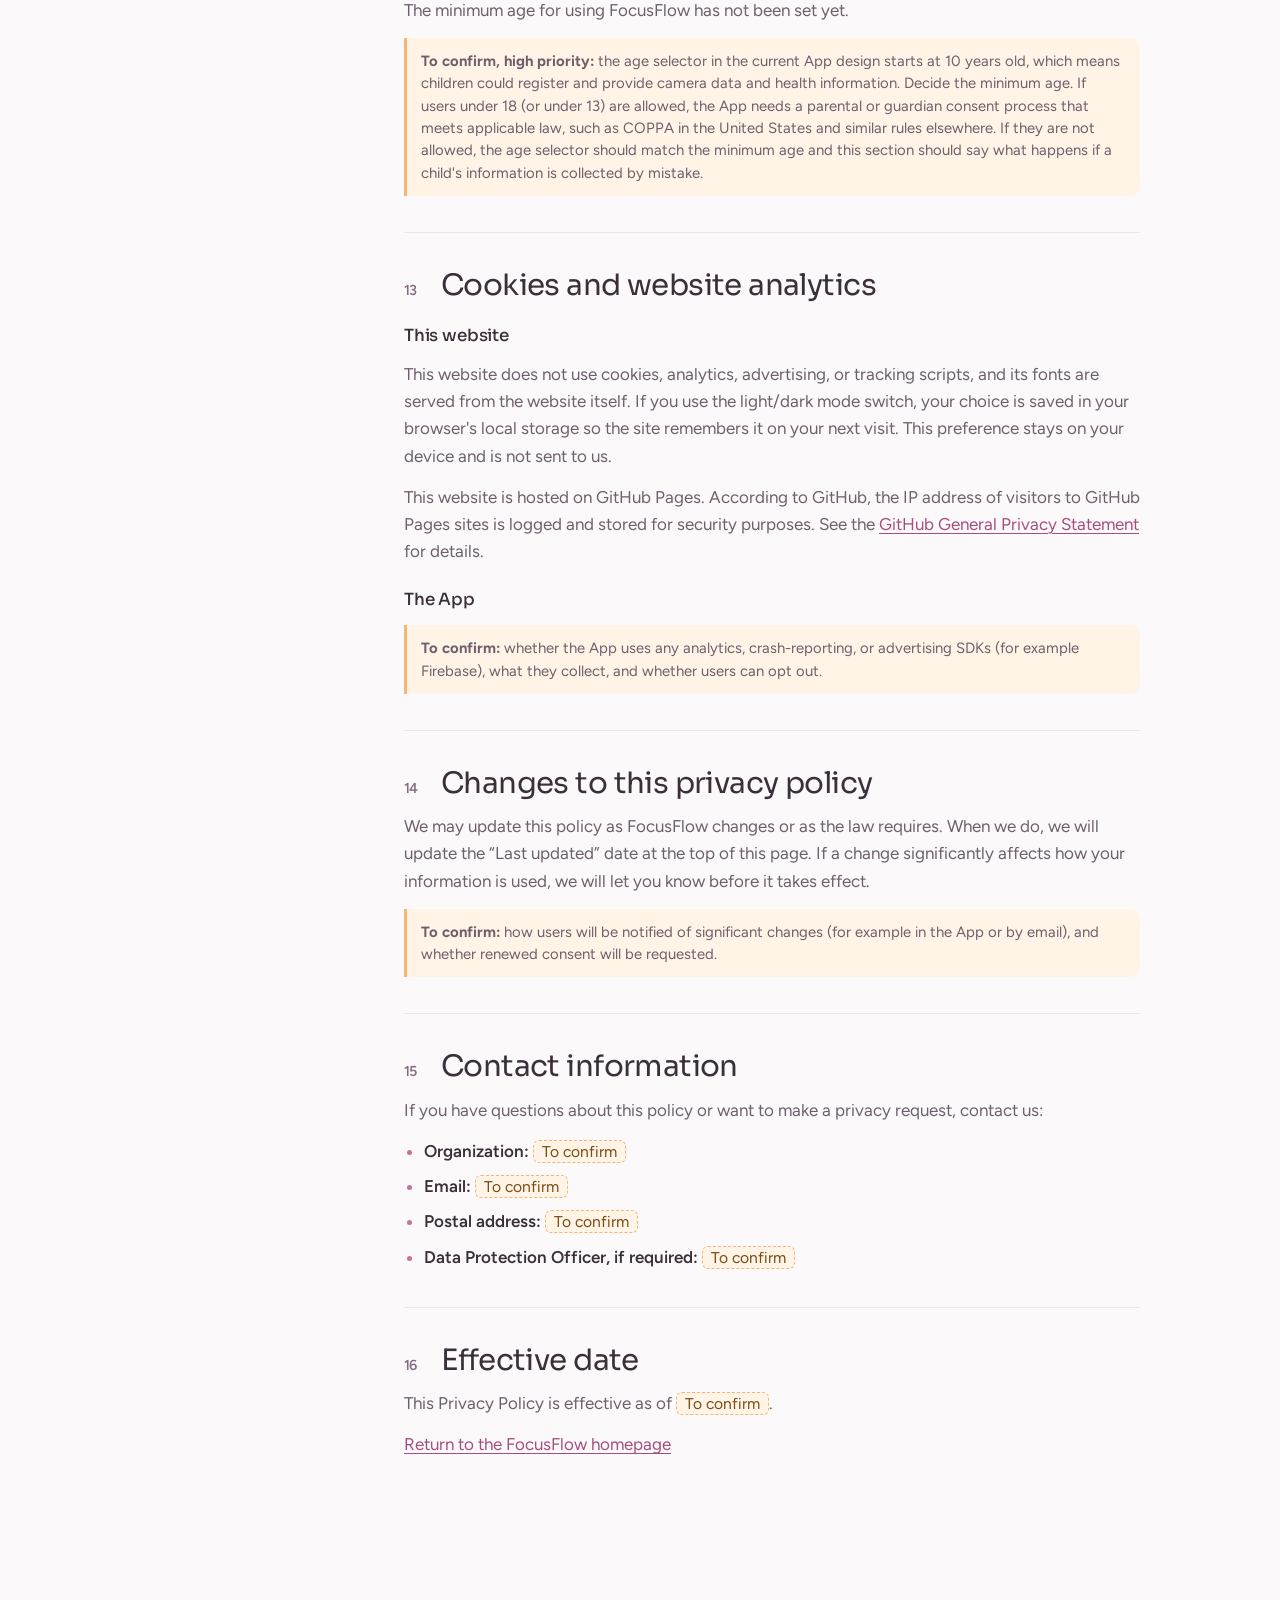
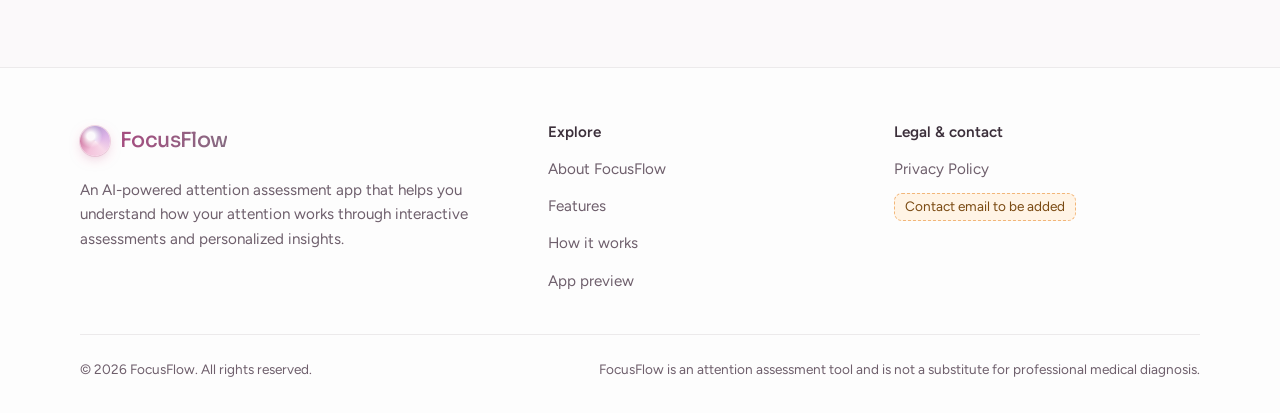
<file: privacy.html>
<!doctype html>
<html lang="en">
<head>
  <meta charset="utf-8">
  <meta name="viewport" content="width=device-width, initial-scale=1">
  <title>Privacy Policy — FocusFlow</title>
  <meta name="description" content="How the FocusFlow attention assessment app and website collect, use, and protect information, including camera-based attention tracking and optional ADHD-related documents.">
  <link rel="canonical" href="https://valerie-joy.github.io/focus_flowweb/privacy.html">
  <meta name="theme-color" content="#FBF9FA">
  <meta property="og:type" content="website">
  <meta property="og:site_name" content="FocusFlow">
  <meta property="og:title" content="FocusFlow Privacy Policy">
  <meta property="og:description" content="How FocusFlow collects, uses, and protects your information.">
  <meta property="og:url" content="https://valerie-joy.github.io/focus_flowweb/privacy.html">
  <link rel="icon" href="assets/favicon.svg" type="image/svg+xml">
  <link rel="preload" href="assets/fonts/sora-latin-wght-normal.woff2" as="font" type="font/woff2" crossorigin>
  <link rel="preload" href="assets/fonts/figtree-latin-wght-normal.woff2" as="font" type="font/woff2" crossorigin>
  <script>
    (function () {
      var t = null;
      try { t = localStorage.getItem("focusflow-theme"); } catch (e) {}
      if (t !== "light" && t !== "dark") {
        t = window.matchMedia && window.matchMedia("(prefers-color-scheme: dark)").matches ? "dark" : "light";
      }
      document.documentElement.setAttribute("data-theme", t);
    })();
  </script>
  <link rel="stylesheet" href="style.css">
  <script src="script.js" defer></script>
</head>
<body id="top">
  <!-- Icon sprite (Lucide icons, ISC licence) -->
  <svg xmlns="http://www.w3.org/2000/svg" style="display:none">
    <symbol id="i-sun" viewBox="0 0 24 24"><circle cx="12" cy="12" r="4"/><path d="M12 2v2"/><path d="M12 20v2"/><path d="m4.93 4.93 1.41 1.41"/><path d="m17.66 17.66 1.41 1.41"/><path d="M2 12h2"/><path d="M20 12h2"/><path d="m6.34 17.66-1.41 1.41"/><path d="m19.07 4.93-1.41 1.41"/></symbol>
    <symbol id="i-moon" viewBox="0 0 24 24"><path d="M12 3a6 6 0 0 0 9 9 9 9 0 1 1-9-9Z"/></symbol>
    <symbol id="i-menu" viewBox="0 0 24 24"><line x1="4" x2="20" y1="12" y2="12"/><line x1="4" x2="20" y1="6" y2="6"/><line x1="4" x2="20" y1="18" y2="18"/></symbol>
    <symbol id="i-x" viewBox="0 0 24 24"><path d="M18 6 6 18"/><path d="m6 6 12 12"/></symbol>
    <symbol id="i-arrow-left" viewBox="0 0 24 24"><path d="m12 19-7-7 7-7"/><path d="M19 12H5"/></symbol>
    <symbol id="i-alert" viewBox="0 0 24 24"><path d="m21.73 18-8-14a2 2 0 0 0-3.48 0l-8 14A2 2 0 0 0 4 21h16a2 2 0 0 0 1.73-3Z"/><path d="M12 9v4"/><path d="M12 17h.01"/></symbol>
  </svg>

  <a class="skip-link" href="#main">Skip to content</a>

  <div class="ambient" aria-hidden="true"><span></span><span></span></div>

  <header class="site-header">
    <nav class="nav container" aria-label="Main">
      <a class="brand" href="index.html" aria-label="FocusFlow home">
        <span class="brand-mark" aria-hidden="true"></span>
        <span class="brand-word">FocusFlow</span>
      </a>
      <ul class="nav-links" id="primary-nav">
        <li><a href="index.html">Home</a></li>
        <li><a href="index.html#about">About</a></li>
        <li><a href="index.html#features">Features</a></li>
        <li><a href="index.html#how">How It Works</a></li>
        <li><a href="privacy.html" aria-current="page">Privacy Policy</a></li>
      </ul>
      <div class="nav-actions">
        <button class="icon-btn theme-toggle" type="button" data-theme-toggle aria-pressed="false" aria-label="Switch to dark mode">
          <svg class="icon icon-moon" aria-hidden="true"><use href="#i-moon"/></svg>
          <svg class="icon icon-sun" aria-hidden="true"><use href="#i-sun"/></svg>
        </button>
        <button class="icon-btn nav-toggle" type="button" aria-expanded="false" aria-controls="primary-nav" aria-label="Open menu">
          <svg class="icon icon-menu" aria-hidden="true"><use href="#i-menu"/></svg>
          <svg class="icon icon-close" aria-hidden="true"><use href="#i-x"/></svg>
        </button>
      </div>
    </nav>
  </header>

  <main id="main">
    <div class="container policy-hero">
      <a class="back-link" href="index.html">
        <svg class="icon" aria-hidden="true"><use href="#i-arrow-left"/></svg>
        Back to FocusFlow
      </a>
      <h1>Privacy Policy</h1>
      <p class="policy-meta">
        <span>Effective date: <span class="tbc-inline">To confirm</span></span>
        <span>Last updated: <span class="tbc-inline">To confirm</span></span>
      </p>

      <!-- REVIEW NOTICE: remove this block once every "To confirm" item has been completed and verified. -->
      <div class="review-notice" role="note">
        <svg class="icon" aria-hidden="true"><use href="#i-alert"/></svg>
        <div>
          <strong>Draft for review before publishing</strong>
          <p>This policy describes what the FocusFlow app collects based on its current design. Details about storage, security, retention, third-party services, contact information, and legal jurisdiction have not been confirmed yet and are marked “To confirm”. Each one needs to be completed and checked against how the app actually works, ideally with qualified legal advice, before this policy is relied on.</p>
        </div>
      </div>
    </div>

    <div class="container policy-layout">
      <aside class="toc" aria-labelledby="toc-title">
        <h2 id="toc-title">On this page</h2>
        <ol>
          <li><a href="#introduction">Introduction</a></li>
          <li><a href="#information-we-collect">Information we collect</a></li>
          <li><a href="#personal-information">Personal information</a></li>
          <li><a href="#adhd-information">ADHD-related information and uploaded documents</a></li>
          <li><a href="#camera-data">Camera permissions and attention tracking data</a></li>
          <li><a href="#how-we-use">How information is used</a></li>
          <li><a href="#ai-processing">AI processing and assessment results</a></li>
          <li><a href="#storage-security">Data storage and security</a></li>
          <li><a href="#sharing">Data sharing and third-party services</a></li>
          <li><a href="#retention">Data retention</a></li>
          <li><a href="#your-rights">User rights and data deletion</a></li>
          <li><a href="#children">Children's privacy</a></li>
          <li><a href="#cookies">Cookies and website analytics</a></li>
          <li><a href="#changes">Changes to this privacy policy</a></li>
          <li><a href="#contact">Contact information</a></li>
          <li><a href="#effective-date">Effective date</a></li>
        </ol>
      </aside>

      <article class="policy">
        <!-- 1 -->
        <section id="introduction" aria-labelledby="h-introduction">
          <h2 id="h-introduction"><span class="n">1</span>Introduction</h2>
          <p>This Privacy Policy explains how FocusFlow (“FocusFlow”, “we”, “us”) collects, uses, shares, and protects information when you use the FocusFlow mobile application (the “App”) and this website (the “Website”).</p>
          <p>FocusFlow is an attention assessment tool. It helps you understand your attention patterns through interactive assessments, camera-based attention tracking, and personalized insights. <strong>It is not a substitute for professional medical diagnosis</strong>, and its results are not a diagnosis of ADHD or any other condition.</p>
          <p>Because the App can involve your device camera and, if you choose to provide it, information about an ADHD diagnosis, this policy explains those areas in particular detail.</p>
          <p class="tbc"><b>To confirm:</b> the full legal name and address of the person or organization responsible for your information (the data controller or personal information controller), and the laws this policy is written under (for example, the Philippines' Data Privacy Act of 2012, the EU/UK GDPR, or US state privacy laws, depending on where the App is offered).</p>
        </section>

        <!-- 2 -->
        <section id="information-we-collect" aria-labelledby="h-collect">
          <h2 id="h-collect"><span class="n">2</span>Information we collect</h2>
          <p>Based on the App's current design, FocusFlow may collect the following categories of information. Each is described in more detail in the sections below.</p>
          <ul>
            <li><strong>Profile information</strong> you enter during registration, such as your name, age, and email address.</li>
            <li><strong>ADHD diagnosis status</strong>, and an optional document you choose to upload.</li>
            <li><strong>Content preferences</strong>, such as the genres you select (for example Drama, Music, Gaming, Animation, Finance, Sci-Fi, or Education).</li>
            <li><strong>Camera and attention-tracking data</strong> generated during calibration and the assessment.</li>
            <li><strong>Assessment results</strong>, including attention metrics, your attention archetype, confidence levels, recommendations, and reports.</li>
            <li><strong>Communications</strong>, such as the report sent to your email address and any messages you send us.</li>
          </ul>
          <p class="tbc"><b>To confirm:</b> whether the App also collects device or technical information (such as device model, operating system, app version, IP address, crash logs, or usage events), and if so, what is collected and why.</p>
        </section>

        <!-- 3 -->
        <section id="personal-information" aria-labelledby="h-personal">
          <h2 id="h-personal"><span class="n">3</span>Personal information</h2>
          <p>During registration, the App asks for:</p>
          <ul>
            <li><strong>Your name</strong>, so the App can address you and personalize your experience.</li>
            <li><strong>Your age</strong>, which the App uses to tailor the assessment to your age group.</li>
            <li><strong>Your email address</strong>, which is used to send your assessment report.</li>
          </ul>
          <p>You can choose not to provide this information, but some features, such as receiving your report by email, may not work without it.</p>
          <p class="tbc"><b>To confirm:</b> whether accounts use a password or a sign-in provider (and which one), whether the email address is verified, and whether profile information is stored only on the device or also on a server.</p>
        </section>

        <!-- 4 -->
        <section id="adhd-information" aria-labelledby="h-adhd">
          <h2 id="h-adhd"><span class="n">4</span>ADHD-related information and uploaded documents</h2>
          <p>The App asks whether you have an official ADHD diagnosis. If you answer yes, you can choose to upload a supporting document (the App accepts PDF, JPG, or PNG files). <strong>Uploading a document is optional</strong>, and you can continue the assessment without one.</p>
          <p>Information about a diagnosis, and any medical document you upload, is health information. Under many privacy laws it is treated as sensitive personal information and may only be processed with your explicit consent or another specific legal basis.</p>
          <h3>What still needs to be confirmed</h3>
          <p class="tbc"><b>To confirm:</b> (1) the exact purpose of the document, for example what “verification” means, whether a person or an automated system reviews it, and whether its contents are read or extracted by AI; (2) how your explicit consent is collected and recorded; (3) where documents are stored and whether they are encrypted; (4) who can access them; (5) how long they are kept and whether they are deleted after verification; and (6) whether your diagnosis status affects your results or recommendations.</p>
          <p class="tbc"><b>Check the App's wording:</b> the upload screen in the current design says documents are “encrypted and stored securely” and that files are “never shared” and “used only for verification”. These statements must be verified against the actual implementation. Once confirmed, describe the same practices here; if they are not accurate, the App's wording needs to change too.</p>
        </section>

        <!-- 5 -->
        <section id="camera-data" aria-labelledby="h-camera">
          <h2 id="h-camera"><span class="n">5</span>Camera permissions and attention tracking data</h2>
          <p>The App asks for permission to use your device's front camera. The camera is used to calibrate the App to your eyes, device, and position, and then to estimate where you are looking during the assessment.</p>
          <p>From this, the App derives attention signals such as fixation time, a focus percentage, and how often your gaze moves away from the content.</p>
          <p>Camera access is controlled by your device's permission system. You can decline, or later turn camera access off in your device settings. Without camera access, camera-based calibration and attention tracking will not be available.</p>
          <h3>What still needs to be confirmed</h3>
          <p class="tbc"><b>To confirm:</b> (1) whether any video, images, or frames from the camera are recorded, saved, or uploaded; (2) whether processing happens only on your device, on a server, or through a third-party service; (3) exactly which derived data (for example gaze coordinates or attention metrics) are stored, and where; (4) whether facial images or derived data could count as biometric information under applicable law; (5) whether any camera-derived data is used to train or improve AI models; and (6) whether any part of the assessment works without the camera.</p>
          <p class="tbc"><b>Check the App's wording:</b> the camera permission screen in the current design says “We do NOT record video”, “Only gaze data is processed”, and “Your data is private &amp; secure”. These statements must be verified against the actual implementation before they are repeated in this policy or kept in the App.</p>
        </section>

        <!-- 6 -->
        <section id="how-we-use" aria-labelledby="h-use">
          <h2 id="h-use"><span class="n">6</span>How information is used</h2>
          <p>FocusFlow uses the information described above to:</p>
          <ul>
            <li>create and manage your profile;</li>
            <li>calibrate the camera and run the attention assessment;</li>
            <li>select assessment content based on the genres you choose;</li>
            <li>analyze attention signals and generate your attention metrics, archetype, and recommendations;</li>
            <li>send your assessment report to your email address;</li>
            <li>review an uploaded document, if you provide one, for the purpose described in section 4;</li>
            <li>respond to your questions and requests; and</li>
            <li>meet legal obligations.</li>
          </ul>
          <p class="tbc"><b>To confirm:</b> whether information is also used to maintain and improve the App, to train or evaluate AI models, for research, or to send product updates or marketing emails, and the legal basis or consent relied on for each use.</p>
        </section>

        <!-- 7 -->
        <section id="ai-processing" aria-labelledby="h-ai">
          <h2 id="h-ai"><span class="n">7</span>AI processing and assessment results</h2>
          <p>FocusFlow uses AI-based analysis to turn attention signals from your assessment into results, including attention metrics, an attention archetype (for example “Toy Tornado”), a confidence level, and personalized recommendations.</p>
          <p>These results are estimates. They can be affected by things like lighting, camera quality, your position, the content shown, and how you felt during the session. They describe patterns observed in one assessment and <strong>are not a medical diagnosis</strong>. Talk to a qualified healthcare professional about any concerns regarding attention or ADHD.</p>
          <p>FocusFlow results are not intended to be used to make decisions that have legal or similarly significant effects on you.</p>
          <p class="tbc"><b>To confirm:</b> which AI models or services are used (built in-house or provided by a third party), where the analysis runs, what data is sent to any third-party AI provider, whether that provider may keep or learn from the data, and whether you can ask for your results to be reviewed or explained.</p>
        </section>

        <!-- 8 -->
        <section id="storage-security" aria-labelledby="h-security">
          <h2 id="h-security"><span class="n">8</span>Data storage and security</h2>
          <p>This section should describe where FocusFlow stores information and the measures used to protect it. None of these details have been confirmed yet.</p>
          <p class="tbc"><b>To confirm:</b> (1) where each type of information is stored (on the device, on a server, or with a cloud provider) and in which country or region; (2) whether information is encrypted in transit and at rest; (3) who has access and how access is controlled; (4) whether information is transferred across borders and what safeguards apply; and (5) how security incidents are handled and how affected users would be notified.</p>
          <p>No method of storing or transmitting information is completely secure, so we cannot guarantee absolute security.</p>
        </section>

        <!-- 9 -->
        <section id="sharing" aria-labelledby="h-sharing">
          <h2 id="h-sharing"><span class="n">9</span>Data sharing and third-party services</h2>
          <p>Depending on how the App is built, FocusFlow may rely on service providers to operate it. Typical categories include:</p>
          <ul>
            <li>cloud hosting and database providers;</li>
            <li>email delivery services, used to send assessment reports;</li>
            <li>AI or machine-learning service providers;</li>
            <li>analytics or crash-reporting tools; and</li>
            <li>professional advisers or authorities, where required by law.</li>
          </ul>
          <p class="tbc"><b>To confirm:</b> the specific providers actually used (by name), what information each receives, and links to their privacy policies. Also confirm whether personal information is ever sold or shared for advertising. If it is not, state that clearly here.</p>
        </section>

        <!-- 10 -->
        <section id="retention" aria-labelledby="h-retention">
          <h2 id="h-retention"><span class="n">10</span>Data retention</h2>
          <p>Information should be kept only for as long as it is needed for the purposes described in this policy, or as required by law. The retention period for each category still needs to be set:</p>
          <ul>
            <li><strong>Profile information:</strong> <span class="tbc-inline">To confirm</span></li>
            <li><strong>Diagnosis status and uploaded documents:</strong> <span class="tbc-inline">To confirm</span></li>
            <li><strong>Camera-derived attention data:</strong> <span class="tbc-inline">To confirm</span></li>
            <li><strong>Assessment results and reports:</strong> <span class="tbc-inline">To confirm</span></li>
            <li><strong>Emails and support messages:</strong> <span class="tbc-inline">To confirm</span></li>
          </ul>
          <p class="tbc"><b>To confirm:</b> what happens to each category when a user deletes their account or uninstalls the App, and whether backups are kept and for how long.</p>
        </section>

        <!-- 11 -->
        <section id="your-rights" aria-labelledby="h-rights">
          <h2 id="h-rights"><span class="n">11</span>User rights and data deletion</h2>
          <p>Depending on where you live, you may have the right to:</p>
          <ul>
            <li>be informed about how your information is processed;</li>
            <li>access a copy of your information;</li>
            <li>correct inaccurate information;</li>
            <li>request deletion of your information;</li>
            <li>withdraw consent at any time, without affecting processing that already happened;</li>
            <li>object to or restrict certain processing;</li>
            <li>receive your information in a portable format; and</li>
            <li>complain to a data protection authority.</li>
          </ul>
          <p>You can stop camera access at any time through your device settings.</p>
          <p class="tbc"><b>To confirm:</b> how users can make a request (for example an in-app option to delete their account and data, or by email), how identity is verified, how long a response takes, and which data protection authority users can contact.</p>
        </section>

        <!-- 12 -->
        <section id="children" aria-labelledby="h-children">
          <h2 id="h-children"><span class="n">12</span>Children's privacy</h2>
          <p>The minimum age for using FocusFlow has not been set yet.</p>
          <p class="tbc"><b>To confirm, high priority:</b> the age selector in the current App design starts at 10 years old, which means children could register and provide camera data and health information. Decide the minimum age. If users under 18 (or under 13) are allowed, the App needs a parental or guardian consent process that meets applicable law, such as COPPA in the United States and similar rules elsewhere. If they are not allowed, the age selector should match the minimum age and this section should say what happens if a child's information is collected by mistake.</p>
        </section>

        <!-- 13 -->
        <section id="cookies" aria-labelledby="h-cookies">
          <h2 id="h-cookies"><span class="n">13</span>Cookies and website analytics</h2>
          <h3>This website</h3>
          <p>This website does not use cookies, analytics, advertising, or tracking scripts, and its fonts are served from the website itself. If you use the light/dark mode switch, your choice is saved in your browser's local storage so the site remembers it on your next visit. This preference stays on your device and is not sent to us.</p>
          <p>This website is hosted on GitHub Pages. According to GitHub, the IP address of visitors to GitHub Pages sites is logged and stored for security purposes. See the <a href="https://docs.github.com/en/site-policy/privacy-policies/github-general-privacy-statement" rel="noopener">GitHub General Privacy Statement</a> for details.</p>
          <h3>The App</h3>
          <p class="tbc"><b>To confirm:</b> whether the App uses any analytics, crash-reporting, or advertising SDKs (for example Firebase), what they collect, and whether users can opt out.</p>
        </section>

        <!-- 14 -->
        <section id="changes" aria-labelledby="h-changes">
          <h2 id="h-changes"><span class="n">14</span>Changes to this privacy policy</h2>
          <p>We may update this policy as FocusFlow changes or as the law requires. When we do, we will update the “Last updated” date at the top of this page. If a change significantly affects how your information is used, we will let you know before it takes effect.</p>
          <p class="tbc"><b>To confirm:</b> how users will be notified of significant changes (for example in the App or by email), and whether renewed consent will be requested.</p>
        </section>

        <!-- 15 -->
        <section id="contact" aria-labelledby="h-contact">
          <h2 id="h-contact"><span class="n">15</span>Contact information</h2>
          <p>If you have questions about this policy or want to make a privacy request, contact us:</p>
          <ul>
            <li><strong>Organization:</strong> <span class="tbc-inline">To confirm</span></li>
            <li><strong>Email:</strong> <span class="tbc-inline">To confirm</span></li>
            <li><strong>Postal address:</strong> <span class="tbc-inline">To confirm</span></li>
            <li><strong>Data Protection Officer, if required:</strong> <span class="tbc-inline">To confirm</span></li>
          </ul>
        </section>

        <!-- 16 -->
        <section id="effective-date" aria-labelledby="h-effective">
          <h2 id="h-effective"><span class="n">16</span>Effective date</h2>
          <p>This Privacy Policy is effective as of <span class="tbc-inline">To confirm</span>.</p>
          <p><a href="index.html">Return to the FocusFlow homepage</a></p>
        </section>
      </article>
    </div>
  </main>

  <footer class="site-footer">
    <div class="container footer-grid">
      <div class="footer-about">
        <a class="brand" href="index.html" aria-label="FocusFlow home">
          <span class="brand-mark" aria-hidden="true"></span>
          <span class="brand-word">FocusFlow</span>
        </a>
        <p>An AI-powered attention assessment app that helps you understand how your attention works through interactive assessments and personalized insights.</p>
      </div>
      <div>
        <h2>Explore</h2>
        <ul class="footer-links">
          <li><a href="index.html#about">About FocusFlow</a></li>
          <li><a href="index.html#features">Features</a></li>
          <li><a href="index.html#how">How it works</a></li>
          <li><a href="index.html#preview">App preview</a></li>
        </ul>
      </div>
      <div>
        <h2>Legal &amp; contact</h2>
        <ul class="footer-links">
          <li><a href="privacy.html" aria-current="page">Privacy Policy</a></li>
          <li><span class="placeholder">Contact email to be added</span></li>
        </ul>
      </div>
    </div>
    <div class="container">
      <div class="footer-base">
        <p>&copy; <span data-year>2026</span> FocusFlow. All rights reserved.</p>
        <p>FocusFlow is an attention assessment tool and is not a substitute for professional medical diagnosis.</p>
      </div>
    </div>
  </footer>
</body>
</html>
</file>
<file: style.css>
/* ==========================================================================
   FocusFlow website — shared styles
   Tokens follow the FocusFlow app design reference (light + dark).
   ========================================================================== */

/* ---------- Fonts (self-hosted, SIL OFL 1.1 — see README) ---------- */
@font-face {
  font-family: "Sora";
  src: url("assets/fonts/sora-latin-wght-normal.woff2") format("woff2");
  font-weight: 100 800;
  font-style: normal;
  font-display: swap;
}
@font-face {
  font-family: "Figtree";
  src: url("assets/fonts/figtree-latin-wght-normal.woff2") format("woff2");
  font-weight: 300 900;
  font-style: normal;
  font-display: swap;
}

/* ---------- Design tokens ---------- */
:root {
  color-scheme: light;

  /* Brand — light */
  --bg: #FBF9FA;
  --surface: #FFFFFF;
  --primary: #CB6F9C;
  --secondary: #876B82;
  --accent: #DDB4E7;
  --text: #3B2F3A;
  --success: #8BCF9D;
  --warning: #F2B679;
  --error: #E57A8A;

  /* Derived */
  --text-muted: #6E5F6C;
  --primary-ink: #A44E80;            /* primary used as text: 5:1 on bg */
  --btn-from: #B8608F;
  --btn-to: #9A4F86;
  --btn-text: #FFFFFF;
  --line: rgba(59, 47, 58, 0.09);
  --line-strong: rgba(59, 47, 58, 0.16);
  --tint: #F7EEF4;                   /* soft pink wash */
  --tint-2: #F3EAF8;                 /* soft lavender wash */
  --glass: rgba(255, 255, 255, 0.66);
  --glass-line: rgba(255, 255, 255, 0.85);
  --shadow-sm: 0 1px 2px rgba(91, 42, 74, 0.06), 0 4px 14px rgba(91, 42, 74, 0.05);
  --shadow-md: 0 2px 6px rgba(91, 42, 74, 0.05), 0 18px 40px -12px rgba(91, 42, 74, 0.16);
  --shadow-lg: 0 30px 80px -24px rgba(120, 52, 98, 0.30);
  --blob-a: rgba(221, 180, 231, 0.55);
  --blob-b: rgba(203, 111, 156, 0.30);
  --tbc-bg: #FFF4E6;
  --tbc-line: #F2B679;
  --tbc-text: #7A4A12;

  /* Type */
  --font-display: "Sora", "Segoe UI", system-ui, sans-serif;
  --font-body: "Figtree", "Segoe UI", system-ui, sans-serif;

  /* Shape */
  --r-xs: 10px;
  --r-sm: 14px;
  --r-md: 20px;
  --r-lg: 28px;
  --r-phone: 40px;

  /* Layout */
  --container: 1200px;
  --gutter: clamp(16px, 4vw, 40px);
  --header-h: 72px;

  --ease: cubic-bezier(0.22, 1, 0.36, 1);
}

/* Dark tokens: applied when the user picks dark, or the OS prefers dark and
   the user hasn't picked light. */
:root[data-theme="dark"] {
  color-scheme: dark;
  --bg: #1B1820;
  --surface: #25212B;
  --primary: #E17AB3;
  --secondary: #B59AD0;
  --accent: #D9A6FF;
  --text: #FFFFFF;
  --text-muted: #C8C2CC;
  --primary-ink: #E17AB3;
  --btn-from: #E17AB3;
  --btn-to: #C990E8;
  --btn-text: #1B1820;
  --line: rgba(255, 255, 255, 0.08);
  --line-strong: rgba(255, 255, 255, 0.16);
  --tint: #2C2531;
  --tint-2: #2A2534;
  --glass: rgba(37, 33, 43, 0.62);
  --glass-line: rgba(255, 255, 255, 0.10);
  --shadow-sm: 0 1px 2px rgba(0, 0, 0, 0.3), 0 4px 14px rgba(0, 0, 0, 0.2);
  --shadow-md: 0 2px 6px rgba(0, 0, 0, 0.25), 0 18px 40px -12px rgba(0, 0, 0, 0.5);
  --shadow-lg: 0 30px 80px -24px rgba(0, 0, 0, 0.7);
  --blob-a: rgba(181, 154, 208, 0.22);
  --blob-b: rgba(225, 122, 179, 0.18);
  --tbc-bg: #3A2C1E;
  --tbc-line: #C98A45;
  --tbc-text: #F7D3A8;
}

/* ---------- Base ---------- */
*,
*::before,
*::after { box-sizing: border-box; }

html {
  -webkit-text-size-adjust: 100%;
  scroll-behavior: smooth;
  scroll-padding-top: calc(var(--header-h) + 16px);
}

body {
  margin: 0;
  background: var(--bg);
  color: var(--text);
  font-family: var(--font-body);
  font-size: 1.0625rem;          /* 17px */
  line-height: 1.6;
  text-rendering: optimizeLegibility;
  -webkit-font-smoothing: antialiased;
  overflow-x: hidden;
  transition: background-color 0.4s var(--ease), color 0.4s var(--ease);
}

img, svg { display: block; max-width: 100%; }
a { color: inherit; }
button { font: inherit; color: inherit; }

h1, h2, h3, h4 {
  font-family: var(--font-display);
  margin: 0;
  color: var(--text);
  text-wrap: balance;
}
h1 {
  font-size: clamp(2.5rem, 1.35rem + 4.4vw, 4.6rem);
  font-weight: 300;
  line-height: 1.04;
  letter-spacing: -0.04em;
}
h2 {
  font-size: clamp(1.9rem, 1.35rem + 2.1vw, 3rem);
  font-weight: 300;
  line-height: 1.1;
  letter-spacing: -0.03em;
}
h3 {
  font-size: 1.125rem;
  font-weight: 500;
  line-height: 1.3;
  letter-spacing: -0.01em;
}
p { margin: 0; text-wrap: pretty; }

.icon {
  width: 1.25em;
  height: 1.25em;
  flex: none;
  fill: none;
  stroke: currentColor;
  stroke-width: 1.75;
  stroke-linecap: round;
  stroke-linejoin: round;
}

:focus-visible {
  outline: 2px solid var(--primary);
  outline-offset: 3px;
  border-radius: 6px;
}

.visually-hidden {
  position: absolute !important;
  width: 1px; height: 1px;
  padding: 0; margin: -1px;
  overflow: hidden; clip: rect(0 0 0 0);
  white-space: nowrap; border: 0;
}

.skip-link {
  position: absolute;
  left: 16px;
  top: -60px;
  z-index: 200;
  padding: 10px 16px;
  border-radius: var(--r-sm);
  background: var(--surface);
  color: var(--text);
  font-weight: 600;
  text-decoration: none;
  box-shadow: var(--shadow-md);
  transition: top 0.2s var(--ease);
}
.skip-link:focus { top: 12px; }

.container {
  width: 100%;
  max-width: var(--container);
  margin-inline: auto;
  padding-inline: var(--gutter);
}

/* ---------- Ambient background accents ---------- */
.ambient {
  position: fixed;
  inset: 0;
  z-index: -1;
  pointer-events: none;
  overflow: hidden;
}
.ambient span {
  position: absolute;
  border-radius: 50%;
  filter: blur(80px);
  will-change: transform;
}
.ambient span:nth-child(1) {
  width: 46vmax; height: 46vmax;
  top: -18vmax; right: -12vmax;
  background: var(--blob-a);
  animation: drift-a 28s ease-in-out infinite alternate;
}
.ambient span:nth-child(2) {
  width: 36vmax; height: 36vmax;
  bottom: -16vmax; left: -14vmax;
  background: var(--blob-b);
  animation: drift-b 34s ease-in-out infinite alternate;
}
@keyframes drift-a { to { transform: translate3d(-6vmax, 5vmax, 0) scale(1.08); } }
@keyframes drift-b { to { transform: translate3d(7vmax, -4vmax, 0) scale(0.94); } }

/* ---------- Header / navigation ---------- */
.site-header {
  position: sticky;
  top: 0;
  z-index: 100;
  height: var(--header-h);
  transition: background-color 0.3s var(--ease), box-shadow 0.3s var(--ease), border-color 0.3s var(--ease);
  border-bottom: 1px solid transparent;
}
.site-header.is-scrolled {
  background: var(--glass);
  -webkit-backdrop-filter: saturate(160%) blur(18px);
  backdrop-filter: saturate(160%) blur(18px);
  border-bottom-color: var(--line);
}
.nav {
  height: 100%;
  display: flex;
  align-items: center;
  gap: 24px;
}
.brand {
  display: inline-flex;
  align-items: center;
  gap: 10px;
  text-decoration: none;
  font-family: var(--font-display);
  font-weight: 500;
  font-size: 1.3rem;
  letter-spacing: -0.03em;
  margin-right: auto;
}
.brand-mark {
  width: 30px; height: 30px;
  border-radius: 50%;
  background:
    radial-gradient(circle at 36% 34%, rgba(255,255,255,0.95) 0 14%, transparent 42%),
    conic-gradient(from 210deg, #F3C2DB, #CB6F9C, #B59AD0, #DDB4E7, #F7D7E8, #F3C2DB);
  box-shadow: 0 0 0 1px rgba(203,111,156,0.25), 0 4px 14px -4px rgba(203,111,156,0.6);
}
.brand-word {
  background: linear-gradient(100deg, var(--primary-ink) 10%, var(--secondary) 95%);
  -webkit-background-clip: text;
  background-clip: text;
  color: transparent;
}

.nav-links {
  display: flex;
  align-items: center;
  gap: 4px;
  list-style: none;
  margin: 0;
  padding: 0;
}
.nav-links a {
  display: block;
  padding: 8px 14px;
  border-radius: 999px;
  text-decoration: none;
  font-size: 0.95rem;
  font-weight: 500;
  color: var(--text-muted);
  transition: color 0.2s var(--ease), background-color 0.2s var(--ease);
}
.nav-links a:hover { color: var(--text); background: var(--tint); }
.nav-links a.is-active,
.nav-links a[aria-current="page"] { color: var(--primary-ink); background: var(--tint); }

.nav-actions { display: flex; align-items: center; gap: 8px; }

.icon-btn {
  display: inline-grid;
  place-items: center;
  width: 42px; height: 42px;
  border-radius: 50%;
  border: 1px solid var(--line-strong);
  background: var(--surface);
  color: var(--text);
  cursor: pointer;
  transition: border-color 0.2s var(--ease), transform 0.2s var(--ease), background-color 0.3s var(--ease);
}
.icon-btn:hover { border-color: var(--primary); }
.icon-btn:active { transform: scale(0.95); }
.icon-btn .icon { width: 19px; height: 19px; }

/* Theme toggle shows the icon for the mode you'll switch to */
.theme-toggle .icon-sun { display: none; }
:root[data-theme="dark"] .theme-toggle .icon-sun { display: block; }
:root[data-theme="dark"] .theme-toggle .icon-moon { display: none; }

.nav-toggle { display: none; }
.nav-toggle .icon-close { display: none; }
.nav-toggle[aria-expanded="true"] .icon-close { display: block; }
.nav-toggle[aria-expanded="true"] .icon-menu { display: none; }

/* ---------- Buttons ---------- */
.btn {
  display: inline-flex;
  align-items: center;
  justify-content: center;
  gap: 10px;
  min-height: 52px;
  padding: 0 26px;
  border-radius: 999px;
  border: 1px solid transparent;
  font-family: var(--font-body);
  font-weight: 600;
  font-size: 1rem;
  text-decoration: none;
  cursor: pointer;
  transition: transform 0.25s var(--ease), box-shadow 0.25s var(--ease), background-color 0.25s var(--ease), border-color 0.25s var(--ease);
}
.btn .icon { width: 18px; height: 18px; }
.btn-primary {
  color: var(--btn-text);
  background: linear-gradient(120deg, var(--btn-from), var(--btn-to));
  box-shadow: 0 10px 28px -10px color-mix(in srgb, var(--btn-from) 70%, transparent);
}
.btn-primary:hover { transform: translateY(-2px); box-shadow: 0 16px 34px -12px color-mix(in srgb, var(--btn-from) 80%, transparent); }
.btn-primary:active { transform: translateY(0); }
.btn-ghost {
  color: var(--text);
  background: var(--surface);
  border-color: var(--line-strong);
}
.btn-ghost:hover { border-color: var(--primary); }

/* ---------- Hero ---------- */
.hero {
  position: relative;
  overflow-x: clip;
  padding-block: clamp(40px, 7vw, 96px) clamp(64px, 9vw, 128px);
}
.hero-grid {
  display: grid;
  grid-template-columns: minmax(0, 1.05fr) minmax(0, 0.95fr);
  align-items: center;
  gap: clamp(32px, 5vw, 72px);
}
.hero-tag {
  display: inline-flex;
  align-items: center;
  gap: 8px;
  padding: 6px 14px 6px 8px;
  border-radius: 999px;
  border: 1px solid var(--line-strong);
  background: var(--glass);
  font-size: 0.9rem;
  color: var(--text-muted);
  margin-bottom: 28px;
}
.hero-tag .dot {
  width: 20px; height: 20px;
  border-radius: 50%;
  display: grid; place-items: center;
  background: var(--tint);
  color: var(--primary-ink);
}
.hero-tag .dot .icon { width: 12px; height: 12px; }
.hero h1 { max-width: 13ch; }
.hero h1 .line { display: block; }
.hero h1 .line + .line {
  background: linear-gradient(95deg, var(--primary-ink), var(--secondary) 60%, var(--primary-ink));
  -webkit-background-clip: text;
  background-clip: text;
  color: transparent;
}
.hero-lead {
  margin-top: 24px;
  max-width: 34rem;
  font-size: clamp(1.06rem, 1rem + 0.35vw, 1.2rem);
  color: var(--text-muted);
}
.hero-actions {
  display: flex;
  flex-wrap: wrap;
  gap: 12px;
  margin-top: 36px;
}
.hero-note {
  display: flex;
  gap: 10px;
  align-items: flex-start;
  margin-top: 40px;
  max-width: 30rem;
  font-size: 0.92rem;
  color: var(--text-muted);
}
.hero-note .icon { width: 18px; height: 18px; margin-top: 3px; color: var(--secondary); }

/* Orb stage — the welcome-screen orb plus the calibration ring and gaze dot */
.hero-visual {
  position: relative;
  aspect-ratio: 1;
  width: 100%;
  max-width: 540px;
  justify-self: center;
}
.stage-ring {
  position: absolute;
  inset: 4%;
  border-radius: 50%;
  border: 1px solid var(--line-strong);
}
.stage-ring.inner { inset: 16%; border-style: dashed; border-color: color-mix(in srgb, var(--primary) 30%, transparent); }
.stage-orbit {
  position: absolute;
  inset: 4%;
  border-radius: 50%;
  animation: spin 14s linear infinite;
}
.stage-orbit::before {
  content: "";
  position: absolute;
  top: 50%; right: -7px;
  width: 14px; height: 14px;
  margin-top: -7px;
  border-radius: 50%;
  background: var(--primary);
  box-shadow: 0 0 0 6px color-mix(in srgb, var(--primary) 22%, transparent), 0 0 24px var(--primary);
}
.orb {
  position: absolute;
  inset: 24%;
  border-radius: 50%;
  isolation: isolate;
  box-shadow: 0 0 90px 10px color-mix(in srgb, var(--primary) 32%, transparent), 0 0 160px 40px color-mix(in srgb, var(--accent) 30%, transparent);
}
.orb::before,
.orb::after,
.orb span {
  content: "";
  position: absolute;
  inset: 0;
  border-radius: 50%;
}
.orb::before {
  background: conic-gradient(from 0deg, #F6CFE2, #CB6F9C, #E9B9DD, #B59AD0, #F9DDEB, #D47FAE, #DDB4E7, #F6CFE2);
  filter: blur(6px);
  animation: spin 26s linear infinite;
}
.orb span {
  background: repeating-conic-gradient(from 20deg, rgba(255,255,255,0.55) 0deg 7deg, rgba(255,255,255,0) 18deg 40deg);
  -webkit-mask: radial-gradient(circle, transparent 18%, #000 30%, #000 64%, transparent 72%);
  mask: radial-gradient(circle, transparent 18%, #000 30%, #000 64%, transparent 72%);
  filter: blur(3px);
  mix-blend-mode: soft-light;
  animation: spin 18s linear infinite reverse;
}
.orb::after {
  background:
    radial-gradient(circle at 50% 50%, rgba(255,255,255,0.95) 0 9%, rgba(255,255,255,0.55) 18%, rgba(255,255,255,0) 44%),
    radial-gradient(circle at 30% 26%, rgba(255,255,255,0.65), rgba(255,255,255,0) 32%);
}
@keyframes spin { to { transform: rotate(360deg); } }

.float-card {
  position: absolute;
  display: flex;
  align-items: center;
  gap: 12px;
  padding: 12px 16px;
  border-radius: var(--r-md);
  background: var(--glass);
  border: 1px solid var(--glass-line);
  -webkit-backdrop-filter: blur(16px) saturate(150%);
  backdrop-filter: blur(16px) saturate(150%);
  box-shadow: var(--shadow-md);
  font-size: 0.85rem;
  line-height: 1.3;
  white-space: nowrap;
}
.float-card .label { color: var(--text-muted); display: block; }
.float-card strong {
  display: block;
  font-family: var(--font-display);
  font-weight: 500;
  font-size: 1.05rem;
  letter-spacing: -0.02em;
}
.float-card .chip-icon {
  width: 36px; height: 36px;
  border-radius: 12px;
  display: grid; place-items: center;
  background: var(--tint);
  color: var(--primary-ink);
}
.float-card .chip-icon .icon { width: 18px; height: 18px; }
.float-card.fc-focus { top: 12%; left: -4%; }
.float-card.fc-arch { bottom: 14%; right: -6%; }
.float-card.fc-cal { bottom: 4%; left: 6%; }
.meter {
  width: 64px; height: 6px;
  border-radius: 99px;
  background: var(--line-strong);
  overflow: hidden;
}
.meter i { display: block; height: 100%; width: var(--v, 50%); border-radius: inherit; background: linear-gradient(90deg, var(--primary), var(--accent)); }
.hero-caption {
  position: absolute;
  left: 0; right: 0; bottom: -40px;
  text-align: center;
  font-size: 0.8rem;
  color: var(--text-muted);
}

/* One orchestrated page-load sequence for the hero */
@keyframes rise { from { opacity: 0; transform: translateY(18px); } to { opacity: 1; transform: none; } }
@keyframes bloom { from { opacity: 0; transform: scale(0.86); } to { opacity: 1; transform: none; } }
.hero [data-seq] { animation: rise 0.9s var(--ease) both; animation-delay: calc(var(--i, 0) * 110ms + 80ms); }
.hero .hero-visual { animation: bloom 1.4s var(--ease) both 0.15s; }
.hero .float-card { animation: rise 0.9s var(--ease) both; animation-delay: calc(var(--i, 0) * 140ms + 700ms); }

/* ---------- Sections ---------- */
.section { padding-block: clamp(56px, 7vw, 104px); }
.section-head { max-width: 46rem; margin-bottom: clamp(36px, 5vw, 64px); }
.section-head p { margin-top: 18px; color: var(--text-muted); font-size: 1.1rem; }
.section-head.center { margin-inline: auto; text-align: center; }

/* What is FocusFlow */
.about-grid {
  display: grid;
  grid-template-columns: minmax(0, 1fr) minmax(0, 1.1fr);
  gap: clamp(40px, 6vw, 96px);
  align-items: start;
}
.about-copy p + p { margin-top: 18px; }
.about-copy p { color: var(--text-muted); max-width: 36rem; }
.about-copy .lede { color: var(--text); font-size: 1.2rem; margin-top: 24px; }
.compare {
  display: grid;
  grid-template-columns: 1fr 1fr;
  border-radius: var(--r-lg);
  background: var(--surface);
  border: 1px solid var(--line);
  box-shadow: var(--shadow-md);
  overflow: hidden;
}
.compare > div { padding: clamp(24px, 3vw, 36px); }
.compare > div + div { border-left: 1px solid var(--line); background: color-mix(in srgb, var(--tint-2) 55%, var(--surface)); }
.compare h3 { margin-bottom: 20px; }
.compare ul { list-style: none; margin: 0; padding: 0; display: grid; gap: 16px; }
.compare li { display: flex; gap: 12px; font-size: 0.98rem; line-height: 1.5; }
.compare li .icon { width: 18px; height: 18px; margin-top: 3px; }
.compare .yes .icon { color: var(--primary-ink); }
.compare .no .icon { color: var(--text-muted); }

/* Features — bento grid */
.features-grid {
  display: grid;
  grid-template-columns: repeat(4, minmax(0, 1fr));
  gap: 16px;
}
.feature {
  position: relative;
  display: flex;
  flex-direction: column;
  gap: 12px;
  padding: 26px;
  border-radius: var(--r-md);
  background: var(--surface);
  border: 1px solid var(--line);
  box-shadow: var(--shadow-sm);
  overflow: hidden;
}
.feature p { color: var(--text-muted); font-size: 0.97rem; line-height: 1.55; }
.feature-icon {
  width: 44px; height: 44px;
  border-radius: 14px;
  display: grid; place-items: center;
  background: linear-gradient(140deg, var(--tint), var(--tint-2));
  color: var(--primary-ink);
  margin-bottom: 6px;
}
.feature-icon .icon { width: 21px; height: 21px; }
.feature--lead {
  grid-column: span 2;
  grid-row: span 2;
  padding: 34px;
  background:
    radial-gradient(120% 90% at 100% 100%, color-mix(in srgb, var(--accent) 34%, transparent), transparent 60%),
    radial-gradient(80% 70% at 0% 0%, color-mix(in srgb, var(--primary) 12%, transparent), transparent 60%),
    var(--surface);
}
.feature--lead h3 { font-size: 1.5rem; font-weight: 400; letter-spacing: -0.02em; }
.feature--lead p { font-size: 1.05rem; max-width: 30rem; }
.feature--wide { grid-column: span 2; flex-direction: row; gap: 24px; align-items: flex-start; }
.feature--wide .feature-body { display: flex; flex-direction: column; gap: 12px; flex: 1; }

/* Gaze sketch inside the lead feature */
.gaze-viz {
  position: relative;
  margin-top: auto;
  flex: 1 0 200px;
  max-height: 300px;
  border-radius: var(--r-sm);
  border: 1px solid var(--line);
  background:
    linear-gradient(var(--line) 1px, transparent 1px) 0 0 / 100% 25%,
    linear-gradient(90deg, var(--line) 1px, transparent 1px) 0 0 / 12.5% 100%,
    color-mix(in srgb, var(--surface) 70%, transparent);
  overflow: hidden;
}
.gaze-viz svg { position: absolute; inset: 0; width: 100%; height: 100%; }
.gaze-viz .path { fill: none; stroke: var(--primary); stroke-width: 2; stroke-dasharray: 4 6; opacity: 0.7; }
.gaze-viz .fix { fill: color-mix(in srgb, var(--primary) 22%, transparent); stroke: var(--primary); stroke-width: 1.5; }
.gaze-viz .legend {
  position: absolute; left: 14px; bottom: 12px;
  display: flex; gap: 16px;
  font-size: 0.78rem; color: var(--text-muted);
}
.gaze-viz .legend span { display: inline-flex; align-items: center; gap: 6px; }
.gaze-viz .legend i { width: 10px; height: 10px; border-radius: 50%; border: 1.5px solid var(--primary); background: color-mix(in srgb, var(--primary) 22%, transparent); }
.gaze-viz .legend i.dash { width: 16px; height: 0; border-radius: 0; border: 0; border-top: 2px dashed var(--primary); background: none; }

.report-sketch {
  flex: 0 0 168px;
  padding: 14px;
  border-radius: var(--r-sm);
  border: 1px solid var(--line);
  background: color-mix(in srgb, var(--tint) 60%, var(--surface));
  display: grid;
  gap: 8px;
  font-size: 0.78rem;
  color: var(--text-muted);
}
.report-sketch div { display: flex; align-items: center; gap: 8px; }
.report-sketch .icon { width: 14px; height: 14px; color: var(--primary-ink); }

/* How it works — timeline */
.how-grid {
  display: grid;
  grid-template-columns: minmax(0, 0.8fr) minmax(0, 1.2fr);
  gap: clamp(40px, 6vw, 96px);
  align-items: start;
}
.how-intro { position: sticky; top: calc(var(--header-h) + 40px); }
.how-intro p { margin-top: 18px; color: var(--text-muted); font-size: 1.1rem; max-width: 26rem; }
.steps {
  list-style: none;
  margin: 0;
  padding: 0;
  counter-reset: step;
  position: relative;
}
.step:not(:last-child)::before {
  content: "";
  position: absolute;
  left: 23px; top: 48px; bottom: 0;
  width: 2px;
  background: linear-gradient(var(--primary), var(--accent));
  opacity: 0.45;
}
.step {
  position: relative;
  counter-increment: step;
  display: grid;
  grid-template-columns: 48px 1fr;
  gap: 24px;
  padding-bottom: 36px;
}
.step:last-child { padding-bottom: 0; }
.step-num {
  width: 48px; height: 48px;
  border-radius: 50%;
  display: grid; place-items: center;
  background: var(--surface);
  border: 1px solid var(--line-strong);
  box-shadow: var(--shadow-sm);
  font-family: var(--font-display);
  font-weight: 500;
  color: var(--primary-ink);
  position: relative;
  z-index: 1;
}
.step-num::before { content: counter(step); }
.step:last-child .step-num {
  background: linear-gradient(135deg, var(--btn-from), var(--btn-to));
  color: var(--btn-text);
  border-color: transparent;
}
.step-body {
  padding: 22px 26px;
  border-radius: var(--r-md);
  background: var(--surface);
  border: 1px solid var(--line);
}
.step-body p { margin-top: 8px; color: var(--text-muted); font-size: 0.98rem; }
.chips { display: flex; flex-wrap: wrap; gap: 8px; margin-top: 14px; padding: 0; list-style: none; }
.chips li {
  padding: 4px 12px;
  border-radius: 999px;
  background: var(--tint);
  color: var(--text-muted);
  font-size: 0.82rem;
}

/* ---------- App preview ---------- */
.preview-band {
  position: relative;
  border-radius: clamp(28px, 4vw, 44px);
  padding: clamp(28px, 5vw, 64px);
  background:
    radial-gradient(70% 80% at 85% 20%, color-mix(in srgb, var(--accent) 38%, transparent), transparent 70%),
    radial-gradient(60% 70% at 10% 90%, color-mix(in srgb, var(--primary) 18%, transparent), transparent 70%),
    linear-gradient(160deg, var(--tint), var(--tint-2));
  border: 1px solid var(--line);
}
.preview {
  display: grid;
  grid-template-columns: minmax(200px, 0.8fr) auto minmax(220px, 1fr);
  gap: clamp(24px, 4vw, 56px);
  align-items: center;
}
.preview-tabs {
  display: flex;
  flex-direction: column;
  gap: 4px;
}
.preview-tab {
  display: flex;
  align-items: center;
  gap: 12px;
  width: 100%;
  padding: 12px 14px;
  border: 1px solid transparent;
  border-radius: var(--r-sm);
  background: transparent;
  text-align: left;
  font-weight: 500;
  color: var(--text-muted);
  cursor: pointer;
  transition: background-color 0.2s var(--ease), color 0.2s var(--ease), border-color 0.2s var(--ease);
}
.preview-tab .icon { width: 18px; height: 18px; }
.preview-tab:hover { color: var(--text); background: var(--glass); }
.preview-tab[aria-selected="true"] {
  color: var(--text);
  background: var(--surface);
  border-color: var(--line);
  box-shadow: var(--shadow-sm);
}
.preview-tab[aria-selected="true"] .icon { color: var(--primary-ink); }

.preview-detail h3 { font-size: 1.5rem; font-weight: 400; letter-spacing: -0.02em; }
.preview-detail p { margin-top: 12px; color: var(--text-muted); }
.preview-detail .disclaimer {
  display: flex; gap: 8px;
  margin-top: 28px;
  font-size: 0.85rem;
}
.preview-detail .disclaimer .icon { width: 16px; height: 16px; margin-top: 3px; }

/* Phone frame */
.phone {
  width: 300px;
  aspect-ratio: 300 / 620;
  padding: 10px;
  border-radius: var(--r-phone);
  background: linear-gradient(160deg, color-mix(in srgb, var(--surface) 92%, var(--accent)), var(--surface));
  border: 1px solid var(--line-strong);
  box-shadow: var(--shadow-lg);
}
.phone-screen {
  position: relative;
  height: 100%;
  border-radius: 31px;
  background: var(--bg);
  overflow: hidden;
}
.screen {
  position: absolute;
  inset: 0;
  display: flex;
  flex-direction: column;
  padding: 44px 22px 22px;
  font-size: 12px;
  line-height: 1.45;
  color: var(--text);
}
.screen[hidden] { display: none; }
.screen.is-entering { animation: screen-in 0.45s var(--ease) both; }
@keyframes screen-in { from { opacity: 0; transform: translateY(10px); } to { opacity: 1; transform: none; } }
.status-bar {
  position: absolute;
  top: 14px; left: 26px; right: 22px;
  display: flex; justify-content: space-between; align-items: center;
  font-size: 11px; font-weight: 600;
}
.status-bar .bars { display: flex; gap: 3px; align-items: center; }
.status-bar .bars i { width: 3px; border-radius: 1px; background: currentColor; }
.status-bar .bars i:nth-child(1) { height: 5px; }
.status-bar .bars i:nth-child(2) { height: 7px; }
.status-bar .bars i:nth-child(3) { height: 9px; }
.status-bar .batt { width: 20px; height: 10px; border-radius: 3px; border: 1.5px solid currentColor; position: relative; margin-left: 4px; }
.status-bar .batt::after { content: ""; position: absolute; inset: 1.5px; right: 5px; background: currentColor; border-radius: 1px; }

.s-title { font-family: var(--font-display); font-weight: 300; font-size: 19px; line-height: 1.25; letter-spacing: -0.02em; }
.s-title em { font-style: normal; color: var(--primary-ink); }
.s-sub { color: var(--text-muted); margin-top: 8px; font-size: 11.5px; }
.s-btn {
  margin-top: auto;
  display: block;
  text-align: center;
  padding: 11px;
  border-radius: 999px;
  background: linear-gradient(120deg, var(--btn-from), var(--btn-to));
  color: var(--btn-text);
  font-weight: 600;
  font-size: 12px;
}
.s-btn-ghost {
  display: block; text-align: center; padding: 10px; margin-top: 8px;
  border-radius: 999px; border: 1px solid var(--line-strong);
  color: var(--primary-ink); font-weight: 600; font-size: 12px;
}
.s-progress { height: 3px; border-radius: 3px; background: var(--line-strong); margin-top: 14px; overflow: hidden; }
.s-progress i { display: block; height: 100%; width: var(--v, 30%); background: var(--primary); border-radius: inherit; }
.s-input {
  display: flex; justify-content: space-between; align-items: center;
  margin-top: 12px;
  padding: 11px 12px;
  border-radius: 12px;
  border: 1px solid var(--line-strong);
  background: var(--surface);
  color: var(--text-muted);
  font-size: 11.5px;
}
.s-input .icon { width: 14px; height: 14px; color: var(--primary-ink); }
.s-label { font-size: 11px; color: var(--text-muted); margin-top: 18px; }

.s-welcome { text-align: center; align-items: center; }
.s-welcome .s-word { font-family: var(--font-display); font-size: 28px; font-weight: 300; letter-spacing: -0.04em; margin-top: 26px; }
.s-welcome .s-orb { position: relative; width: 150px; height: 150px; margin: 28px auto 0; }
.s-welcome .s-orb .orb { inset: 0; }
.s-welcome .s-btn, .s-welcome .s-btn-ghost { width: 100%; }

.s-ring {
  position: relative;
  width: 170px; height: 170px;
  margin: 28px auto 0;
  border-radius: 50%;
  border: 1.5px solid color-mix(in srgb, var(--primary) 35%, transparent);
}
.s-ring::before { content: ""; position: absolute; inset: 18%; border-radius: 50%; border: 1px dashed color-mix(in srgb, var(--primary) 25%, transparent); }
.s-ring .target {
  position: absolute; top: 50%; left: 50%;
  width: 14px; height: 14px; margin: -7px;
  border-radius: 50%;
  background: var(--primary);
  box-shadow: 0 0 0 7px color-mix(in srgb, var(--primary) 20%, transparent);
  animation: target-move 6s var(--ease) infinite;
}
@keyframes target-move {
  0%, 100% { transform: translate(0, 0); }
  25% { transform: translate(58px, -10px); }
  50% { transform: translate(-30px, 46px); }
  75% { transform: translate(-50px, -40px); }
}
.s-metric { display: flex; justify-content: space-between; align-items: baseline; margin-top: 24px; padding-top: 12px; border-top: 1px solid var(--line); }
.s-metric span { color: var(--text-muted); font-size: 11px; }
.s-metric strong { font-family: var(--font-display); font-weight: 400; font-size: 20px; }

.s-feed {
  position: relative;
  margin-top: 14px;
  height: 138px;
  border-radius: 14px;
  overflow: hidden;
  background:
    radial-gradient(circle at 70% 40%, rgba(225,122,179,0.65), transparent 40%),
    radial-gradient(circle at 30% 70%, rgba(181,154,208,0.7), transparent 45%),
    radial-gradient(circle at 50% 50%, #3A2550, #160F1E 75%);
}
.s-feed::before { content: ""; position: absolute; inset: 0; background-image: radial-gradient(rgba(255,255,255,0.7) 1px, transparent 1.4px); background-size: 22px 22px; opacity: 0.25; }
.s-feed .reticle { position: absolute; left: 58%; top: 34%; width: 30px; height: 30px; border: 1.5px solid rgba(255,255,255,0.85); border-radius: 8px; }
.s-live {
  display: inline-flex; align-items: center; gap: 6px;
  margin-top: 12px;
  padding: 3px 10px;
  border-radius: 999px;
  background: color-mix(in srgb, var(--error) 18%, transparent);
  color: var(--text);
  font-size: 10.5px; font-weight: 600;
  align-self: flex-start;
}
.s-live::before { content: ""; width: 6px; height: 6px; border-radius: 50%; background: var(--error); }
.s-stats { display: grid; grid-template-columns: repeat(3, 1fr); gap: 6px; margin-top: 12px; }
.s-stats div { padding: 8px; border-radius: 10px; background: var(--surface); border: 1px solid var(--line); }
.s-stats span { display: block; font-size: 9.5px; color: var(--text-muted); }
.s-stats strong { font-family: var(--font-display); font-weight: 500; font-size: 14px; }
.s-row { display: flex; justify-content: space-between; margin-top: auto; font-size: 11px; color: var(--text-muted); }

.s-list { list-style: none; margin: 18px 0 0; padding: 0; display: grid; gap: 11px; }
.s-list li { display: flex; align-items: center; gap: 10px; font-size: 11.5px; }
.s-list .tick { width: 16px; height: 16px; border-radius: 50%; display: grid; place-items: center; background: var(--primary); color: var(--btn-text); flex: none; }
.s-list .tick .icon { width: 10px; height: 10px; stroke-width: 3; }
.s-list li.pending { color: var(--text-muted); }
.s-list li.pending .tick { background: transparent; border: 1.5px solid var(--line-strong); }
.s-list li .ok { margin-left: auto; color: var(--success); }
.s-list li .ok .icon { width: 13px; height: 13px; stroke-width: 2.5; }

.s-arch { text-align: center; align-items: center; }
.s-arch .s-orb { position: relative; width: 130px; height: 130px; margin: 22px auto 0; }
.s-arch .s-orb .orb { inset: 0; }
.s-arch .name { font-family: var(--font-display); font-size: 21px; font-weight: 400; color: var(--primary-ink); margin-top: 22px; letter-spacing: -0.02em; }
.s-arch .s-metric { width: 100%; margin-top: auto; }

.s-recs { list-style: none; margin: 16px 0 0; padding: 0; display: grid; gap: 8px; }
.s-recs li {
  display: flex; gap: 10px; align-items: center;
  padding: 10px;
  border-radius: 12px;
  background: var(--surface);
  border: 1px solid var(--line);
}
.s-recs .ri { width: 28px; height: 28px; border-radius: 9px; display: grid; place-items: center; background: var(--tint); color: var(--primary-ink); flex: none; }
.s-recs .ri .icon { width: 14px; height: 14px; }
.s-recs strong { display: block; font-size: 11.5px; font-weight: 600; }
.s-recs span { display: block; font-size: 10px; color: var(--text-muted); }

/* ---------- Privacy & trust ---------- */
.trust {
  display: grid;
  grid-template-columns: minmax(0, 0.9fr) minmax(0, 1.1fr);
  gap: clamp(40px, 6vw, 96px);
  align-items: center;
}
.trust-copy p { margin-top: 18px; color: var(--text-muted); font-size: 1.08rem; max-width: 32rem; }
.trust-copy .btn { margin-top: 32px; }
.trust-list { list-style: none; margin: 0; padding: 0; display: grid; grid-template-columns: 1fr 1fr; gap: 1px; background: var(--line); border-radius: var(--r-lg); overflow: hidden; border: 1px solid var(--line); }
.trust-list li { background: var(--surface); padding: 28px; }
.trust-list .icon { width: 22px; height: 22px; color: var(--primary-ink); margin-bottom: 16px; }
.trust-list p { margin-top: 8px; color: var(--text-muted); font-size: 0.95rem; line-height: 1.55; }

/* ---------- Footer ---------- */
.site-footer {
  margin-top: clamp(40px, 6vw, 80px);
  border-top: 1px solid var(--line);
  background: color-mix(in srgb, var(--surface) 60%, transparent);
}
.footer-grid {
  display: grid;
  grid-template-columns: minmax(0, 1.4fr) repeat(2, minmax(0, 1fr));
  gap: 40px;
  padding-block: 56px 40px;
}
.footer-about p { margin-top: 14px; color: var(--text-muted); font-size: 0.95rem; max-width: 26rem; }
.site-footer h2 { font-size: 0.95rem; font-weight: 600; letter-spacing: 0; font-family: var(--font-body); margin-bottom: 14px; }
.footer-links { list-style: none; margin: 0; padding: 0; display: grid; gap: 10px; }
.footer-links a { color: var(--text-muted); text-decoration: none; font-size: 0.95rem; }
.footer-links a:hover { color: var(--primary-ink); text-decoration: underline; text-underline-offset: 3px; }
.placeholder {
  display: inline-block;
  padding: 2px 10px;
  border-radius: 8px;
  background: var(--tbc-bg);
  border: 1px dashed var(--tbc-line);
  color: var(--tbc-text);
  font-size: 0.85rem;
}
.footer-base {
  display: flex;
  flex-wrap: wrap;
  justify-content: space-between;
  gap: 12px 32px;
  padding-block: 24px 32px;
  border-top: 1px solid var(--line);
  font-size: 0.85rem;
  color: var(--text-muted);
}
.footer-base p:last-child { max-width: 38rem; }

/* ==========================================================================
   Privacy policy page
   ========================================================================== */
.policy-hero { padding-block: clamp(40px, 6vw, 80px) clamp(28px, 4vw, 48px); }
.back-link {
  display: inline-flex; align-items: center; gap: 8px;
  color: var(--text-muted);
  text-decoration: none;
  font-weight: 500;
  font-size: 0.95rem;
  margin-bottom: 28px;
}
.back-link:hover { color: var(--primary-ink); }
.back-link .icon { width: 16px; height: 16px; }
.policy-hero h1 { font-size: clamp(2.4rem, 1.5rem + 3.4vw, 3.9rem); }
.policy-meta { margin-top: 18px; color: var(--text-muted); display: flex; flex-wrap: wrap; gap: 8px 24px; align-items: center; }

.review-notice {
  display: flex;
  gap: 16px;
  margin-top: 32px;
  padding: 20px 24px;
  border-radius: var(--r-md);
  background: var(--tbc-bg);
  border: 1px solid var(--tbc-line);
  color: var(--tbc-text);
  max-width: 54rem;
}
.review-notice .icon { width: 22px; height: 22px; margin-top: 2px; }
.review-notice strong { display: block; margin-bottom: 4px; color: inherit; }
.review-notice p { font-size: 0.97rem; }

.policy-layout {
  display: grid;
  grid-template-columns: 260px minmax(0, 1fr);
  gap: clamp(32px, 5vw, 80px);
  align-items: start;
  padding-bottom: clamp(48px, 8vw, 96px);
}
.toc {
  position: sticky;
  top: calc(var(--header-h) + 24px);
  max-height: calc(100vh - var(--header-h) - 48px);
  overflow-y: auto;
  padding: 20px;
  border-radius: var(--r-md);
  background: var(--surface);
  border: 1px solid var(--line);
}
.toc h2 { font-family: var(--font-body); font-size: 0.95rem; font-weight: 600; letter-spacing: 0; margin-bottom: 10px; }
.toc ol { list-style: none; margin: 0; padding: 0; counter-reset: toc; }
.toc li { counter-increment: toc; }
.toc a {
  display: flex; gap: 10px;
  padding: 6px 8px;
  border-radius: 8px;
  color: var(--text-muted);
  text-decoration: none;
  font-size: 0.9rem;
  line-height: 1.35;
}
.toc a::before { content: counter(toc); min-width: 1.4em; color: var(--secondary); font-variant-numeric: tabular-nums; }
.toc a:hover { color: var(--text); background: var(--tint); }
.toc a.is-active { color: var(--primary-ink); background: var(--tint); }

.policy { max-width: 46rem; }
.policy section { padding-block: 8px 36px; }
.policy section + section { border-top: 1px solid var(--line); padding-top: 36px; }
.policy h2 {
  font-size: clamp(1.4rem, 1.2rem + 0.8vw, 1.85rem);
  font-weight: 400;
  letter-spacing: -0.02em;
  display: flex; gap: 14px; align-items: baseline;
}
.policy h2 .n { font-size: 0.9rem; color: var(--secondary); font-family: var(--font-body); font-weight: 600; min-width: 1.6em; }
.policy h3 { margin-top: 24px; font-size: 1.05rem; }
.policy p, .policy li { color: var(--text-muted); }
.policy p { margin-top: 14px; }
.policy ul { margin: 14px 0 0; padding-left: 1.2em; display: grid; gap: 8px; }
.policy li::marker { color: var(--primary); }
.policy strong { color: var(--text); font-weight: 600; }
.policy a { color: var(--primary-ink); text-underline-offset: 3px; }

.tbc {
  display: block;
  margin-top: 14px;
  padding: 12px 16px 12px 14px;
  border-left: 3px solid var(--tbc-line);
  border-radius: 0 var(--r-xs) var(--r-xs) 0;
  background: var(--tbc-bg);
  color: var(--tbc-text);
  font-size: 0.93rem;
  line-height: 1.5;
}
.tbc b { font-weight: 700; }
.tbc-inline {
  padding: 1px 8px;
  border-radius: 6px;
  background: var(--tbc-bg);
  border: 1px dashed var(--tbc-line);
  color: var(--tbc-text);
  font-size: 0.92em;
  white-space: nowrap;
}

/* ==========================================================================
   Responsive
   ========================================================================== */
@media (max-width: 1080px) {
  .hero-grid { grid-template-columns: 1fr; }
  .hero-copy { text-align: left; }
  .hero-visual { max-width: 460px; margin-top: 16px; }
  .about-grid, .how-grid, .trust { grid-template-columns: 1fr; }
  .how-intro { position: static; }
  .features-grid { grid-template-columns: repeat(2, minmax(0, 1fr)); }
  .preview { grid-template-columns: 1fr auto; }
  .preview-tabs {
    grid-column: 1 / -1;
    min-width: 0;
    flex-direction: row;
    overflow-x: auto;
    scrollbar-width: thin;
    padding-bottom: 6px;
  }
  .preview-tab { width: auto; white-space: nowrap; flex: none; }
  .preview-detail { order: 2; }
  .policy-layout { grid-template-columns: 1fr; }
  .toc { position: static; max-height: none; }
  .toc ol { columns: 2; column-gap: 16px; }
  .toc li { break-inside: avoid; }
}

@media (max-width: 760px) {
  :root { --header-h: 64px; }
  .nav-toggle { display: inline-grid; }
  .nav-links {
    position: fixed;
    top: var(--header-h);
    left: 0; right: 0;
    flex-direction: column;
    align-items: stretch;
    gap: 4px;
    padding: 12px var(--gutter) 24px;
    background: var(--bg);
    border-bottom: 1px solid var(--line);
    box-shadow: var(--shadow-md);
    visibility: hidden;
    opacity: 0;
    transform: translateY(-8px);
    transition: opacity 0.25s var(--ease), transform 0.25s var(--ease), visibility 0s linear 0.25s;
  }
  .nav-links.is-open {
    visibility: visible;
    opacity: 1;
    transform: none;
    transition: opacity 0.25s var(--ease), transform 0.25s var(--ease);
  }
  .nav-links a { padding: 14px 16px; font-size: 1.05rem; border-radius: var(--r-sm); }
  .site-header.menu-open { background: var(--bg); border-bottom-color: var(--line); }

  .float-card { font-size: 0.78rem; padding: 10px 12px; }
  .float-card.fc-focus { left: -2%; top: 6%; }
  .float-card.fc-arch { right: -2%; }
  .float-card .chip-icon { width: 30px; height: 30px; }

  .compare { grid-template-columns: 1fr; }
  .compare > div + div { border-left: 0; border-top: 1px solid var(--line); }
  .features-grid { grid-template-columns: 1fr; }
  .feature--lead, .feature--wide { grid-column: auto; grid-row: auto; }
  .feature--wide { flex-direction: column; }
  .report-sketch { flex-basis: auto; width: 100%; }
  .trust-list { grid-template-columns: 1fr; }
  .step { grid-template-columns: 40px 1fr; gap: 16px; }
  .step-num { width: 40px; height: 40px; }
  .step:not(:last-child)::before { left: 19px; top: 40px; }
  .step-body { padding: 18px 20px; }

  .preview { grid-template-columns: minmax(0, 1fr); justify-items: center; }
  .preview-tabs { justify-self: stretch; }
  .preview-detail { text-align: left; justify-self: stretch; }
  .phone { width: min(290px, 82vw); }

  .footer-grid { grid-template-columns: 1fr 1fr; }
  .footer-about { grid-column: 1 / -1; }
  .toc ol { columns: 1; }
  .review-notice { padding: 16px 18px; }
}

@media (max-width: 420px) {
  .hero-actions .btn { width: 100%; }
  .float-card.fc-cal { display: none; }
}

/* Reduced motion: stop ambient and decorative motion, keep state changes instant */
@media (prefers-reduced-motion: reduce) {
  html { scroll-behavior: auto; }
  *,
  *::before,
  *::after {
    animation-duration: 0.001ms !important;
    animation-iteration-count: 1 !important;
    animation-delay: 0ms !important;
    transition-duration: 0.001ms !important;
  }
}

@media print {
  .site-header, .ambient, .toc, .site-footer, .review-notice { display: none !important; }
  .policy-layout { grid-template-columns: 1fr; }
  body { background: #fff; color: #000; }
}
</file>
